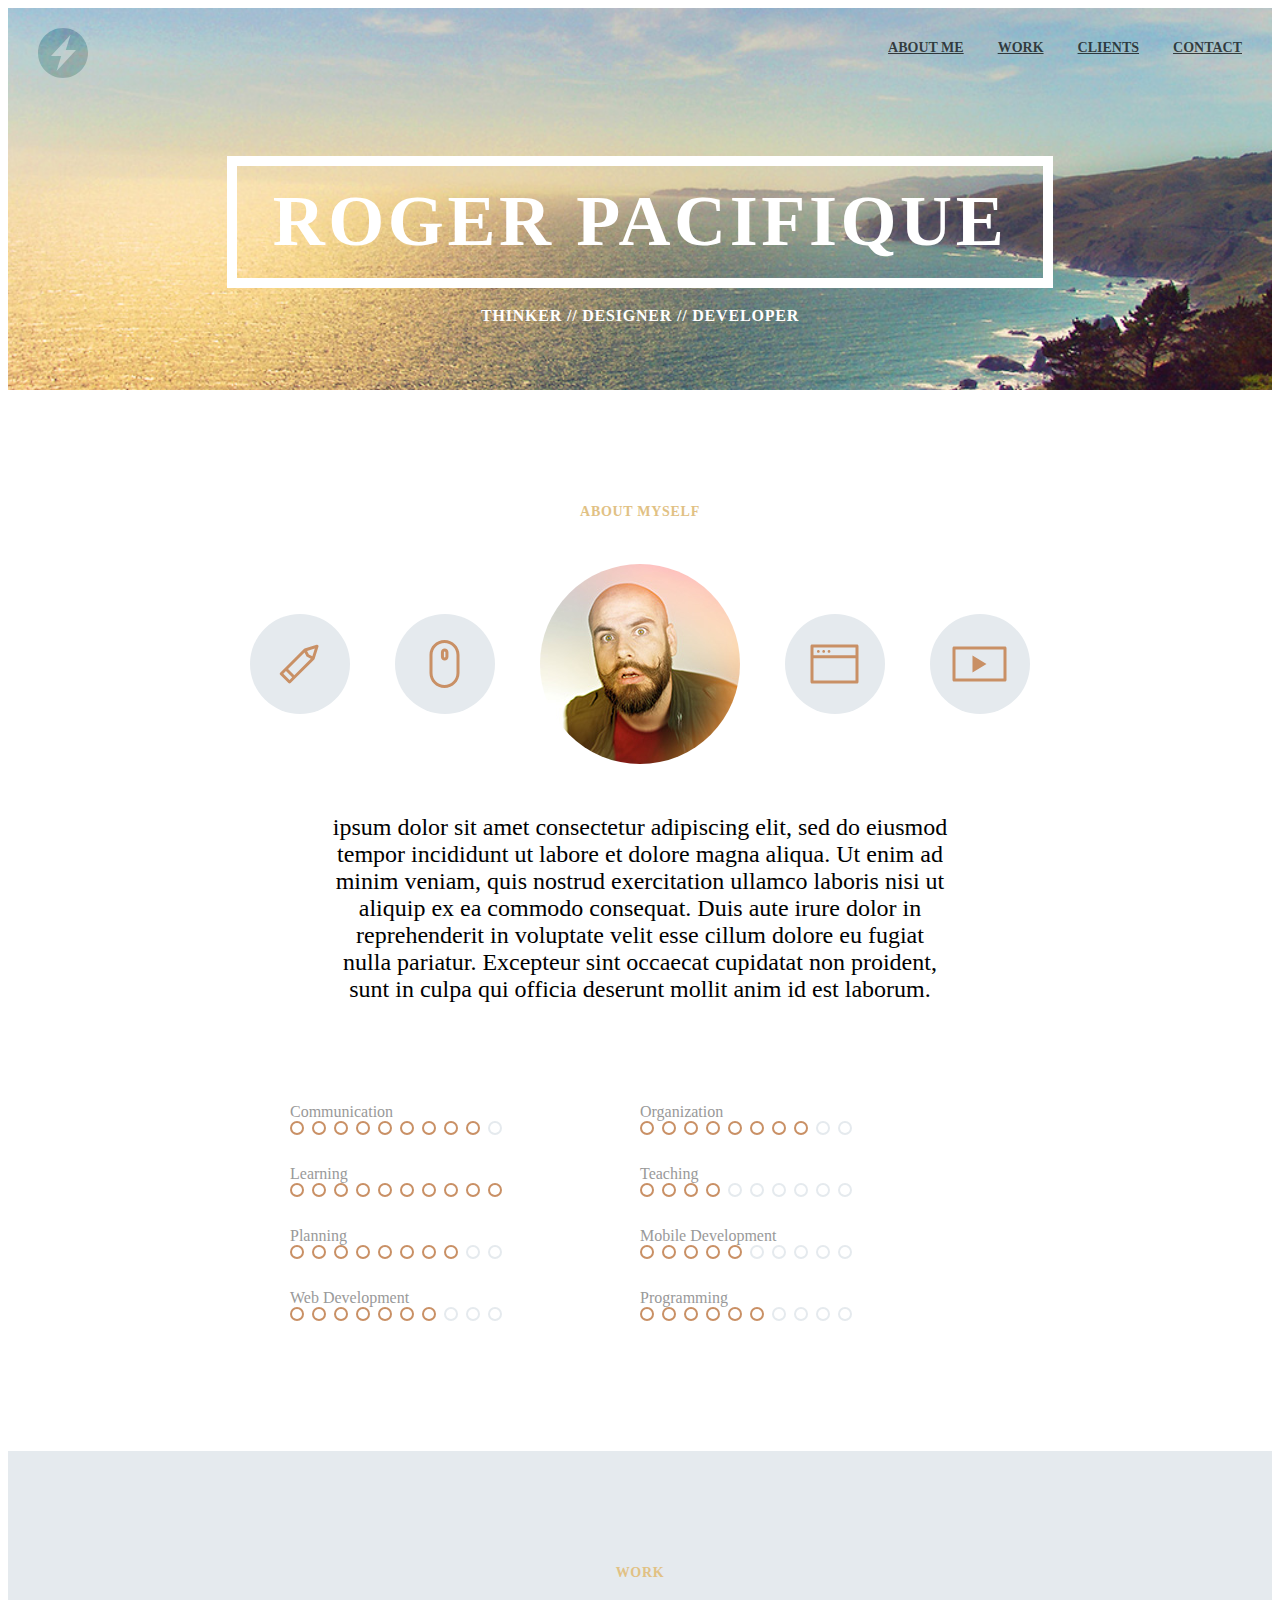
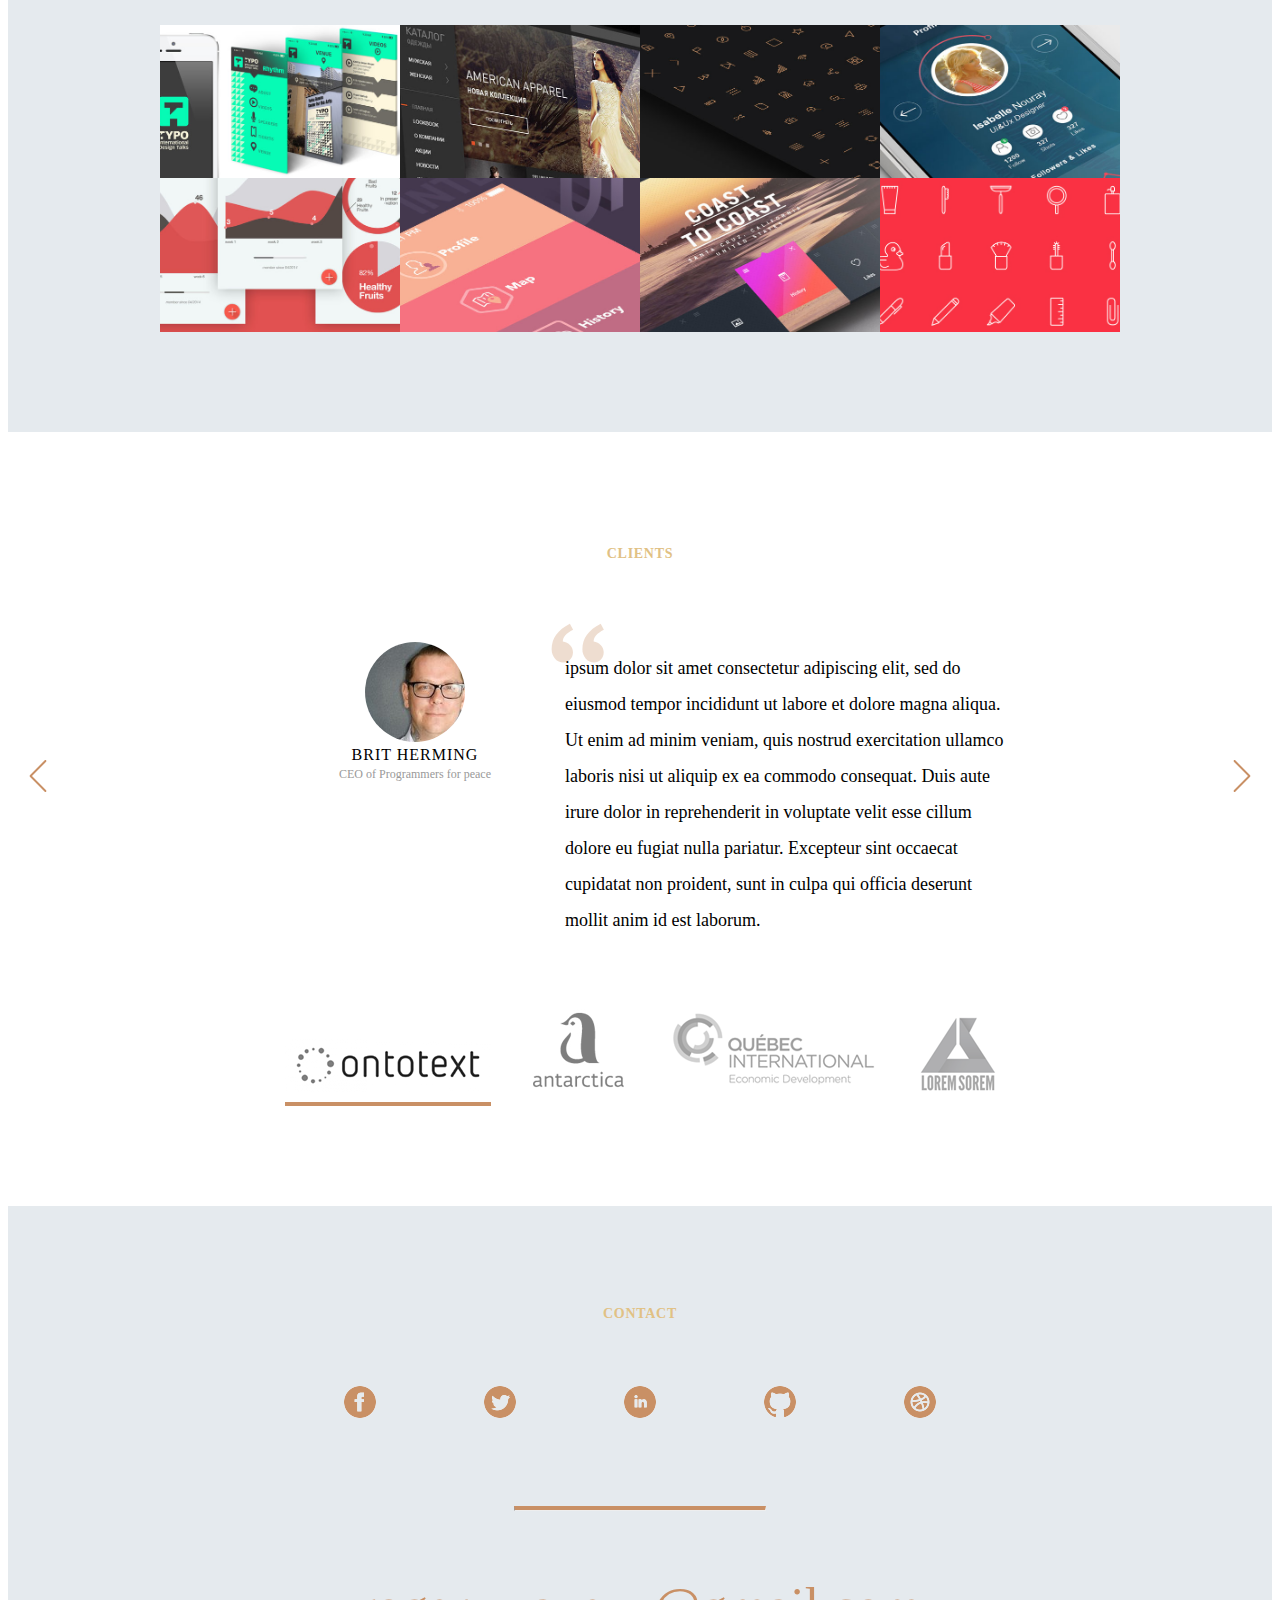
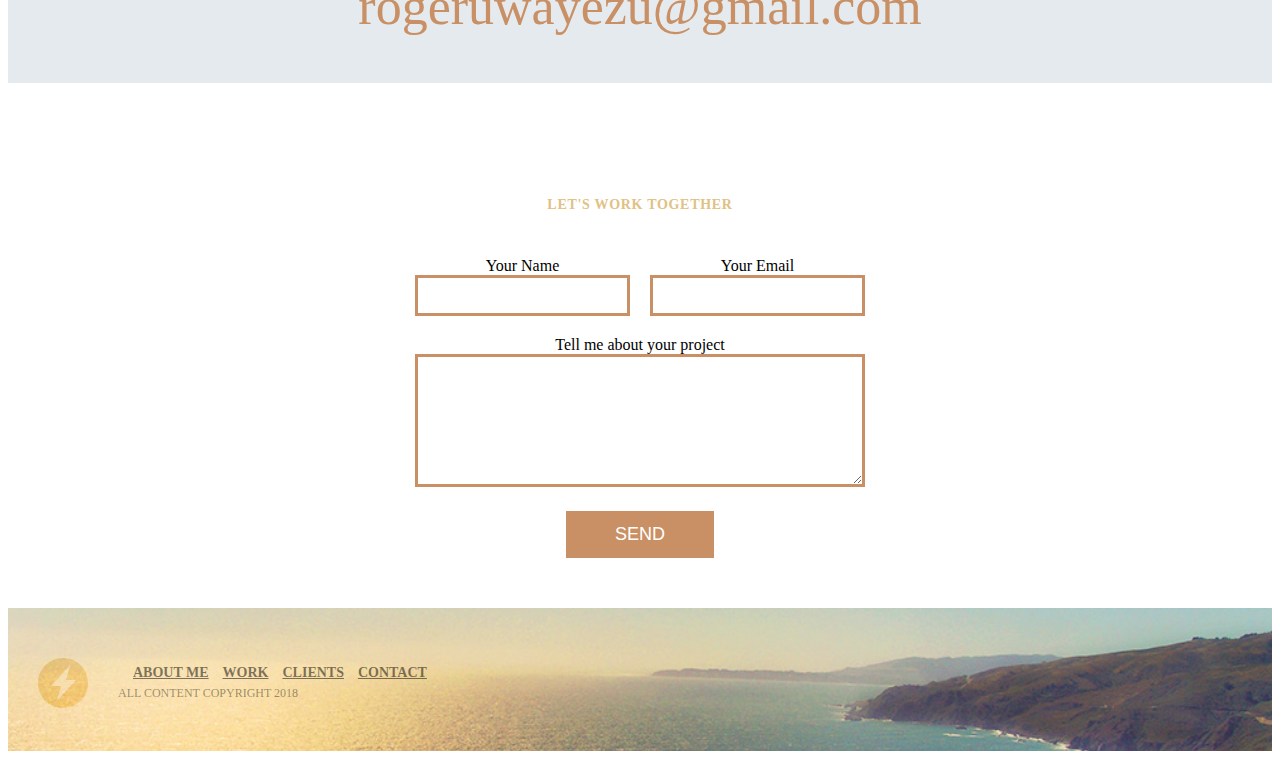
<file: index.html>
<!DOCTYPE html>
<html>
<head>
    <meta charset="utf-8" />
    <meta http-equiv="X-UA-Compatible" content="IE=edge">
    <title>Portfolio</title>
    <meta name="viewport" content="width=device-width, initial-scale=1">
    <link rel="stylesheet" type="text/css" media="screen" href="./styling/styling.css" />
    
    <script type="text/javascript" src="/javascript/jquery-3.3.1.min.js"></script>
    <script type="text/javascript" src="/javascript/functions.js"></script>
   
</head>
<body>
   <header  id="header">

       <nav>
           <a href="#about">About me</a>
           <a href="#">Work</a>
           <a href="#">Clients</a>
           <a href="#">Contact</a>
       </nav>

       <h1><span> Roger Pacifique </span></h1>
       <p class="kicker">Thinker // Designer // Developer</p>
   </header>


   <section >
       <h3 id="about">About Myself</h3>
       <div class="face-lockup">
           <div class="face-img"></div>

           <div class="icon-pencil"><svg xmlns="http://www.w3.org/2000/svg" enable-background="new 0 0 100 100"><path d="M68.495 32.622c.332-1.051-.787-2.17-1.838-1.838l-12.123 3.823-.009.003-.02.006-.04.018-.213.087-.046.031-.085.056-.189.148-.042.033-18.97 18.97-.001.001-.001.001-4.742 4.742c-.584.584-.592 1.522-.017 2.097l8.32 8.32c.575.575 1.513.567 2.097-.017l4.742-4.742 18.971-18.971.033-.042.148-.188.057-.085.03-.046.086-.212.019-.042.007-.021.003-.008 3.823-12.124zm-6.119 9.592l-3.496-1.815-1.815-3.496 7.756-2.446-2.445 7.757zm-18.081 19.01l-6.24-6.24 16.477-16.477 1.921 3.7c.07.134.158.253.262.357.105.105.224.193.357.262l3.7 1.921-16.477 16.477zm-4.742 4.742l-6.24-6.24 2.629-2.629 6.24 6.24-2.629 2.629z"/></svg></div>
           <div class="icon-mouse"><svg xmlns="http://www.w3.org/2000/svg" enable-background="new 0 0 100 100"><path d="M49.5 74c-8.27 0-15-6.73-15-15v-18c0-8.271 6.729-15 15-15s15 6.73 15 15v18c0 8.271-6.73 15-15 15zm0-45c-6.617 0-12 5.383-12 12v18c0 6.617 5.383 12 12 12s12-5.383 12-12v-18c0-6.617-5.383-12-12-12zm.183 17.53c-2.068 0-3.75-1.681-3.75-3.75v-4.5c0-2.068 1.682-3.75 3.75-3.75s3.75 1.682 3.75 3.75v4.5c0 2.068-1.682 3.75-3.75 3.75zm0-9c-.413 0-.75.337-.75.75v4.5c0 .413.337.75.75.75s.75-.337.75-.75v-4.5c0-.413-.337-.75-.75-.75z"/></svg></div>
           <div class="icon-browser"><svg xmlns="http://www.w3.org/2000/svg" enable-background="new 0 0 100 100"><path d="M72 30.5h-45c-.829 0-1.5.671-1.5 1.5v36c0 .829.671 1.5 1.5 1.5h45c.829 0 1.5-.671 1.5-1.5v-36c0-.829-.671-1.5-1.5-1.5zm-1.5 36h-42v-22.254h42v22.254zm0-25.254h-42v-7.746h42v7.746zm-37.153-2.495c.758 0 1.373-.615 1.373-1.373s-.615-1.373-1.373-1.373-1.373.615-1.373 1.373.615 1.373 1.373 1.373zm5.342 0c.758 0 1.373-.615 1.373-1.373s-.615-1.373-1.373-1.373-1.373.615-1.373 1.373.615 1.373 1.373 1.373zm5.342 0c.758 0 1.373-.615 1.373-1.373s-.615-1.373-1.373-1.373-1.373.615-1.373 1.373.615 1.373 1.373 1.373z"/></svg></div>
           <div class="icon-video"><svg xmlns="http://www.w3.org/2000/svg" enable-background="new 0 0 100 100"><path d="M75 32.5h-51c-.829 0-1.5.671-1.5 1.5v32c0 .829.671 1.5 1.5 1.5h51c.829 0 1.5-.671 1.5-1.5v-32c0-.829-.671-1.5-1.5-1.5zm-1.5 32h-48v-29h48v29zm-31.007-22.995v16.988l14.004-8.494-14.004-8.494z"/></svg></div>
       </div>
       
       <div class="blurb">
        <p> <strong>ipsum dolor sit amet </strong> consectetur adipiscing elit, sed do eiusmod tempor incididunt ut 
            labore et dolore magna aliqua. Ut enim ad minim veniam, quis nostrud exercitation ullamco laboris
            nisi ut aliquip ex ea commodo consequat. Duis aute irure dolor in reprehenderit in voluptate velit 
            esse cillum dolore eu fugiat nulla pariatur. Excepteur sint occaecat cupidatat non proident, sunt 
            in culpa qui officia deserunt mollit anim id est laborum.
        </p>     
       </div>
        <div class="skill-lockup">

            <div class="skill-unit">
                <div class="skill-label ">Communication</div>
                    <div class="skill-icons skill-9">
                        <span></span><span></span><span></span><span></span><span></span>
                        <span></span><span></span><span></span><span></span><span></span>
                    </div>

            </div>

            <div class="skill-unit">
                <div class="skill-label ">Organization</div>
                    <div class="skill-icons skill-8">
                        <span></span><span></span><span></span><span></span><span></span>
                        <span></span><span></span><span></span><span></span><span></span>
                    </div>

            </div>

            <div class="skill-unit">
                <div class="skill-label ">Learning</div>
                    <div class="skill-icons skill-10">
                        <span></span><span></span><span></span><span></span><span></span>
                        <span></span><span></span><span></span><span></span><span></span>
                    </div>
    
            </div>
    
            <div class="skill-unit">
                <div class="skill-label">Teaching</div>
                    <div class="skill-icons  skill-4">
                        <span></span><span></span><span></span><span></span><span></span>
                        <span></span><span></span><span></span><span></span><span></span>
                    </div>
    
            </div>

            <div class="skill-unit">
                <div class="skill-label">Planning</div>
                    <div class="skill-icons  skill-8">
                        <span></span><span></span><span></span><span></span><span></span>
                        <span></span><span></span><span></span><span></span><span></span>
                    </div>
        
            </div>

            <div class="skill-unit">
                <div class="skill-label">Mobile Development</div>
                    <div class="skill-icons  skill-5">
                        <span></span><span></span><span></span><span></span><span></span>
                        <span></span><span></span><span></span><span></span><span></span>
                    </div>
        
            </div>

            <div class="skill-unit">
                <div class="skill-label">Web Development</div>
                    <div class="skill-icons skill-7">
                        <span></span><span></span><span></span><span></span><span></span>
                        <span></span><span></span><span></span><span></span><span></span>
                    </div>
        
            </div>

            <div class="skill-unit">
                <div class="skill-label">Programming</div>
                    <div class="skill-icons  skill-6">
                        <span></span><span></span><span></span><span></span><span></span>
                        <span></span><span></span><span></span><span></span><span></span>
                    </div>
    
            </div>

        </div>
   </section>

    <section class="alt-section section-work">
        <h3 id="#work">Work</h3>

        <div class="work-belt">

            <div class="thumb-wrap">
                <div class="thumb-container">

                    <div class="thumb-unit" data-folder = "/proj-1" style="background-image: url(/img/work/proj-1/thumb.jpg)">

                        <div class="thumb-overlay">
                            <strong>Typo International</strong>
                            <div class="zoom-icon"></div>
                        </div>
                    </div>

                    <div class="thumb-unit" data-folder = "/proj-2" style="background-image: url(/img/work/proj-2/thumb.jpg)">

                        <div class="thumb-overlay">
                            <strong>Boom</strong>
                            <div class="zoom-icon"></div>
                        </div>
                    </div>

                    <div class="thumb-unit" data-folder = "/proj-3" style="background-image: url(/img/work/proj-3/thumb.jpg)">

                        <div class="thumb-overlay">
                            <strong>Typo International</strong>
                            <div class="zoom-icon"></div>
                        </div>
                    </div>

                    <div class="thumb-unit" data-folder = "/proj-4" style="background-image: url(/img/work/proj-4/thumb.jpg)">

                        <div class="thumb-overlay">
                            <strong>Typo International</strong>
                            <div class="zoom-icon"></div>
                        </div>
                    </div>

                    <div class="thumb-unit" data-folder = "/proj-5" style="background-image: url(/img/work/proj-5/thumb.jpg)">

                        <div class="thumb-overlay">
                            <strong>Typo International</strong>
                            <div class="zoom-icon"></div>
                        </div>
                    </div>

                    <div class="thumb-unit" data-folder = "/proj-6" style="background-image: url(/img/work/proj-6/thumb.jpg)">

                        <div class="thumb-overlay">
                            <strong>Typo International Design Talks</strong>
                            <div class="zoom-icon"></div>
                        </div>
                    </div>

                    <div class="thumb-unit" data-folder = "/proj-7" style="background-image: url(/img/work/proj-7/thumb.jpg)">

                        <div class="thumb-overlay">
                            <strong>Typo International</strong>
                            <div class="zoom-icon"></div>
                        </div>
                    </div>

                    <div class="thumb-unit" data-folder = "/proj-8" style="background-image: url(/img/work/proj-8/thumb.jpg)">

                        <div class="thumb-overlay">
                            <strong>Typo International</strong>
                            <div class="zoom-icon"></div>
                        </div>
                    </div>


                </div>
            </div>

            <div class="work-wrap">
                <div class="work-container">
                    <div class="work-return"><svg xmlns="http://www.w3.org/2000/svg" enable-background="new 0 0 40 40"><path d="M22.896 29.125c-.256 0-.512-.098-.707-.293l-8.125-8.125c-.391-.391-.391-1.023 0-1.414l8.125-8.125c.391-.391 1.023-.391 1.414 0s.391 1.023 0 1.414l-7.418 7.418 7.417 7.418c.391.391.391 1.023 0 1.414-.195.195-.451.293-.706.293zM20 6c7.72 0 14 6.28 14 14s-6.28 14-14 14-14-6.28-14-14 6.28-14 14-14m0-2c-8.837 0-16 7.163-16 16s7.163 16 16 16 16-7.163 16-16-7.163-16-16-16z"/></svg></div>
                    <h4 class="project-title" >Typo International Design Talks</h4>
                    <div class="project-load"></div>

                </div>
            </div>
            
        </div>
    </section>


    <section class="section-clients">
        
        <h3 id="clients">Clients</h3>

        <div class="clients-mobile-nav">
            <span ></span>
            <span ></span>
            <span ></span>
            <span ></span>
       
        </div>
            

        <div class="client-controls">
            <div class="client-control-next">
                <svg version="1.1" id="Layer_1" xmlns="http://www.w3.org/2000/svg" xmlns:xlink="http://www.w3.org/1999/xlink" x="0px" y="0px"
                enable-background="new 0 0 40 40" xml:space="preserve">
                <path d="M12.576,35.954c-0.253,0-0.507-0.097-0.7-0.292c-0.387-0.389-0.387-1.021,0-1.41L26.024,20L11.876,5.748
                    c-0.387-0.389-0.387-1.02,0-1.41c0.387-0.39,1.013-0.39,1.4,0l14.847,14.957c0.387,0.389,0.387,1.021,0,1.41L13.276,35.662
                    C13.083,35.857,12.83,35.954,12.576,35.954z"/>
                </svg>
                   
            </div>
            <div class="client-control-prev">
                <svg version="1.1" id="Layer_1" xmlns="http://www.w3.org/2000/svg" xmlns:xlink="http://www.w3.org/1999/xlink" x="0px" y="0px"
                enable-background="new 0 0 40 40" xml:space="preserve">
                <path d="M26.724,35.662L11.876,20.705c-0.387-0.389-0.387-1.02,0-1.41L26.724,4.338c0.387-0.39,1.013-0.39,1.4,0
                    c0.387,0.389,0.387,1.02,0,1.41L13.976,20l14.148,14.252c0.387,0.39,0.387,1.021,0,1.41c-0.193,0.195-0.447,0.292-0.7,0.292
                    C27.17,35.954,26.917,35.857,26.724,35.662z"/>
                </svg>
            </div>
        </div>

        <div class="clients-belt">

            <div class="client-unit">
                <div class="client-face">
                    <img src="/img/clients/face-aaroni.jpg" alt="client-face">
                    <strong class="client-name">Brit Herming</strong>
                    <em class="client-title">CEO of Programmers for peace</em>
                </div>
                <div class="client-content">
                    <div class="client-quote-mark">
                        <svg version="1.1" id="Layer_1" xmlns="http://www.w3.org/2000/svg" xmlns:xlink="http://www.w3.org/1999/xlink" x="0px" y="0px"
                        enable-background="new 0 0 55 55" xml:space="preserve">
                       <path d="M50.692,9.732c-12.207,6.16-18.309,14.697-18.309,25.615c0,3.64,1.147,6.733,3.443,9.28c2.295,2.548,5.01,3.821,8.146,3.821
                           c2.799,0,5.123-0.979,6.971-2.939c1.848-1.959,2.771-4.367,2.771-7.223c0-2.688-0.953-5.052-2.855-7.097
                           c-1.904-2.043-4.312-3.233-7.223-3.569c0-4.535,3.415-8.482,10.246-11.842L50.692,9.732z M19.87,9.732
                           C7.72,15.891,1.645,24.429,1.645,35.347c0,3.64,1.134,6.733,3.401,9.28c2.268,2.548,4.968,3.821,8.104,3.821
                           c2.799,0,5.136-0.979,7.013-2.939c1.875-1.959,2.813-4.367,2.813-7.223c0-2.688-0.953-5.052-2.856-7.097
                           c-1.904-2.043-4.34-3.233-7.307-3.569c0-4.535,3.443-8.482,10.33-11.842L19.87,9.732z"/>
                        </svg>
                    </div>
                    <p>
                        <strong>ipsum dolor sit amet </strong> consectetur adipiscing elit, sed do eiusmod tempor incididunt ut 
                        labore et dolore magna aliqua. Ut enim ad minim veniam, quis nostrud exercitation ullamco laboris
                        nisi ut aliquip ex ea commodo consequat. Duis aute irure dolor in reprehenderit in voluptate velit 
                        esse cillum dolore eu fugiat nulla pariatur. Excepteur sint occaecat cupidatat non proident, sunt 
                        in culpa qui officia deserunt mollit anim id est laborum.
                    </p>
                </div>
            </div>

            <div class="client-unit">
                <div class="client-face">
                    <img src="/img/clients/face-atariboy.jpg" alt="client-face">
                    <strong class="client-name">Brit Herming</strong>
                    <em class="client-title">CEO of Programmers for peace</em>
                </div>
                <div class="client-content">
                    <div class="client-quote-mark">
                        <svg version="1.1" id="Layer_1" xmlns="http://www.w3.org/2000/svg" xmlns:xlink="http://www.w3.org/1999/xlink" x="0px" y="0px"
                        enable-background="new 0 0 55 55" xml:space="preserve">
                        <path d="M50.692,9.732c-12.207,6.16-18.309,14.697-18.309,25.615c0,3.64,1.147,6.733,3.443,9.28c2.295,2.548,5.01,3.821,8.146,3.821
                            c2.799,0,5.123-0.979,6.971-2.939c1.848-1.959,2.771-4.367,2.771-7.223c0-2.688-0.953-5.052-2.855-7.097
                            c-1.904-2.043-4.312-3.233-7.223-3.569c0-4.535,3.415-8.482,10.246-11.842L50.692,9.732z M19.87,9.732
                            C7.72,15.891,1.645,24.429,1.645,35.347c0,3.64,1.134,6.733,3.401,9.28c2.268,2.548,4.968,3.821,8.104,3.821
                            c2.799,0,5.136-0.979,7.013-2.939c1.875-1.959,2.813-4.367,2.813-7.223c0-2.688-0.953-5.052-2.856-7.097
                            c-1.904-2.043-4.34-3.233-7.307-3.569c0-4.535,3.443-8.482,10.33-11.842L19.87,9.732z"/>
                        </svg>
                    </div>
                    <p>
                        <strong>ipsum dolor sit amet </strong> consectetur adipiscing elit, sed do eiusmod tempor incididunt ut 
                        labore et dolore magna aliqua. Ut enim ad minim veniam, quis nostrud exercitation ullamco laboris
                        nisi ut aliquip ex ea commodo consequat. Duis aute irure dolor in reprehenderit in voluptate velit 
                        esse cillum dolore eu fugiat nulla pariatur. Excepteur sint occaecat cupidatat non proident, sunt 
                        in culpa qui officia deserunt mollit anim id est laborum.
                    </p>
                </div>
            </div>

                <div class="client-unit">
                    <div class="client-face">
                        <img src="/img/clients/face-jackiesaik.jpg" alt="client-face">
                        <strong class="client-name">Brit Herming</strong>
                        <em class="client-title">CEO of Programmers for peace</em>
                    </div>
                    <div class="client-content">
                        <div class="client-quote-mark">
                            <svg version="1.1" id="Layer_1" xmlns="http://www.w3.org/2000/svg" xmlns:xlink="http://www.w3.org/1999/xlink" x="0px" y="0px"
                            enable-background="new 0 0 55 55" xml:space="preserve">
                            <path d="M50.692,9.732c-12.207,6.16-18.309,14.697-18.309,25.615c0,3.64,1.147,6.733,3.443,9.28c2.295,2.548,5.01,3.821,8.146,3.821
                                c2.799,0,5.123-0.979,6.971-2.939c1.848-1.959,2.771-4.367,2.771-7.223c0-2.688-0.953-5.052-2.855-7.097
                                c-1.904-2.043-4.312-3.233-7.223-3.569c0-4.535,3.415-8.482,10.246-11.842L50.692,9.732z M19.87,9.732
                                C7.72,15.891,1.645,24.429,1.645,35.347c0,3.64,1.134,6.733,3.401,9.28c2.268,2.548,4.968,3.821,8.104,3.821
                                c2.799,0,5.136-0.979,7.013-2.939c1.875-1.959,2.813-4.367,2.813-7.223c0-2.688-0.953-5.052-2.856-7.097
                                c-1.904-2.043-4.34-3.233-7.307-3.569c0-4.535,3.443-8.482,10.33-11.842L19.87,9.732z"/>
                            </svg>
                        </div>
                        <p>
                            <strong>ipsum dolor sit amet </strong> consectetur adipiscing elit, sed do eiusmod tempor incididunt ut 
                            labore et dolore magna aliqua. Ut enim ad minim veniam, quis nostrud exercitation ullamco laboris
                            nisi ut aliquip ex ea commodo consequat. Duis aute irure dolor in reprehenderit in voluptate velit 
                            esse cillum dolore eu fugiat nulla pariatur. Excepteur sint occaecat cupidatat non proident, sunt 
                            in culpa qui officia deserunt mollit anim id est laborum.
                        </p>
                    </div>
                </div>

                <div class="client-unit">
                    <div class="client-face">
                        <img src="/img/clients/face-teleject.jpg" alt="client-face">
                        <strong class="client-name">Brit Herming</strong>
                        <em class="client-title">CEO of Programmers for peace</em>
                    </div>
                    <div class="client-content">
                        <div class="client-quote-mark">
                            <svg version="1.1" id="Layer_1" xmlns="http://www.w3.org/2000/svg" xmlns:xlink="http://www.w3.org/1999/xlink" x="0px" y="0px"
                            enable-background="new 0 0 55 55" xml:space="preserve">
                            <path d="M50.692,9.732c-12.207,6.16-18.309,14.697-18.309,25.615c0,3.64,1.147,6.733,3.443,9.28c2.295,2.548,5.01,3.821,8.146,3.821
                                c2.799,0,5.123-0.979,6.971-2.939c1.848-1.959,2.771-4.367,2.771-7.223c0-2.688-0.953-5.052-2.855-7.097
                                c-1.904-2.043-4.312-3.233-7.223-3.569c0-4.535,3.415-8.482,10.246-11.842L50.692,9.732z M19.87,9.732
                                C7.72,15.891,1.645,24.429,1.645,35.347c0,3.64,1.134,6.733,3.401,9.28c2.268,2.548,4.968,3.821,8.104,3.821
                                c2.799,0,5.136-0.979,7.013-2.939c1.875-1.959,2.813-4.367,2.813-7.223c0-2.688-0.953-5.052-2.856-7.097
                                c-1.904-2.043-4.34-3.233-7.307-3.569c0-4.535,3.443-8.482,10.33-11.842L19.87,9.732z"/>
                            </svg>
                        </div>
                        <p>
                            <strong>ipsum dolor sit amet </strong> consectetur adipiscing elit, sed do eiusmod tempor incididunt ut 
                            labore et dolore magna aliqua. Ut enim ad minim veniam, quis nostrud exercitation ullamco laboris
                            nisi ut aliquip ex ea commodo consequat. Duis aute irure dolor in reprehenderit in voluptate velit 
                            esse cillum dolore eu fugiat nulla pariatur. Excepteur sint occaecat cupidatat non proident, sunt 
                            in culpa qui officia deserunt mollit anim id est laborum.
                        </p>
                    </div>
                </div>

        </div>
        <div class="clients-logo">
            <img class="client-logo" src="/img/clients/logo1.png" alt="">
            <img class="client-logo" src="/img/clients/logo2.png" alt="">
            <img class="client-logo" src="/img/clients/logo3.png" alt="">
            <img class="client-logo" src="/img/clients/logo4.png" alt="">
        </div>

    </section>

    <section class="alt-section section-contact">

        <h3 id="contact">Contact</h3>

        <div class="social-links">
            <a href="" ><img src="/1-tools/social_icons/iconmonstr-facebook-4-32.png" alt=""></a>
            <a href=""><img src="/1-tools//social_icons//iconmonstr-twitter-4-32.png" alt=""></a>
            <a href=""><img src="/1-tools/social_icons/iconmonstr-linkedin-4-32.png" alt=""></a>
            <a href=""><img src="/1-tools/social_icons/iconmonstr-github-1-32.png" alt=""></a>
            <a href=""><img src="/1-tools/social_icons/iconmonstr-dribbble-4-32.png" alt=""></a>
        </div>

        <hr class="bar" >

        <a class="biglink" href="mailto:rogeruwayezu@gmail.com">rogeruwayezu@gmail.com</a>

    </section>

    <section class="section-contact">

        <h3 id="contact">Let's Work Together</h3>

        <form action="//forms.brace.io/rogeruwayezu@gmail.com">
           
            <div class="contact-info-group">
                <label><span>Your Name</span> 
                <input type="text" name="name"></label>

                <label><span>Your Email</span>
                <input type="email" name="_replyto"></label>
            </div>

            <label><span>Tell me about your project</span>
            <textarea name="message" id="" cols="30" rows="10"></textarea></label>
            
            <div class="submit-wrap">
                <input type="submit" value="Send">
            </div>
            
        </form>
        
    </section>

   </section>
   <footer id="footer">
       <div class="lockup ">
          
           <div class="content-wrap">
               <nav>
                    <a href="#about">About me</a>
                    <a href="#">Work</a>
                    <a href="#">Clients</a>
                    <a href="#">Contact</a>
               </nav>
               <p class="copyright">All content copyright 2018</p>
           </div>
       </div>
   </footer>
</body>
</html>
</file>
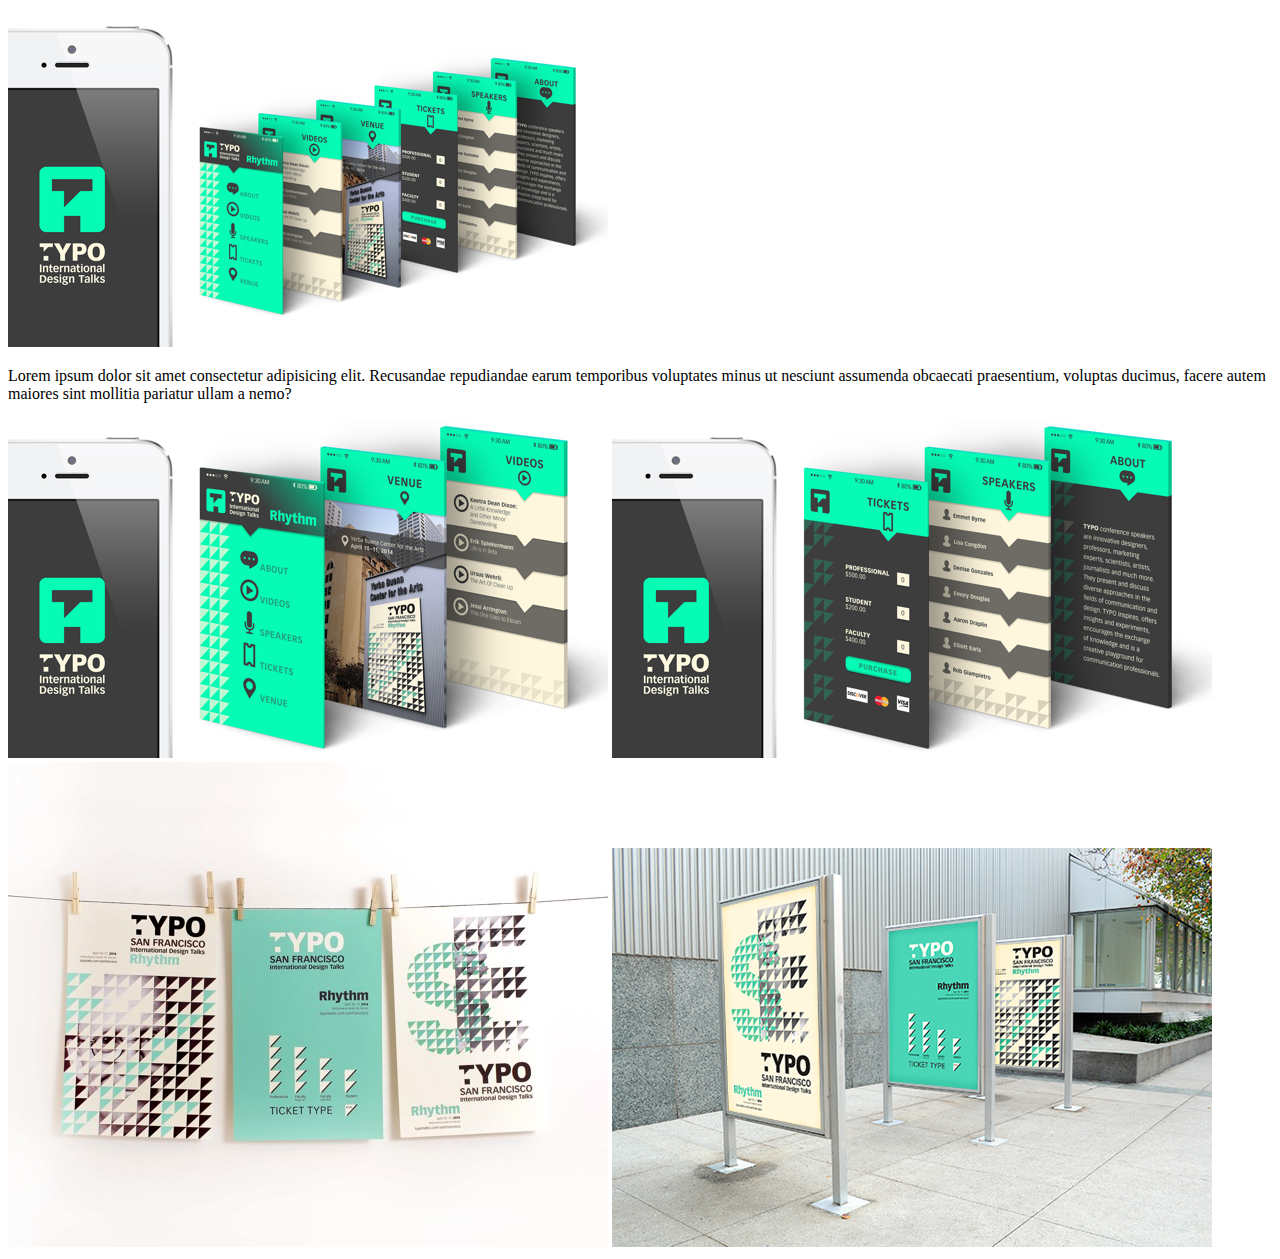
<file: work/proj-1.html>
<!DOCTYPE html>
<html>
<head>
    <meta charset="utf-8" />
    <meta http-equiv="X-UA-Compatible" content="IE=edge">
    <title>Work</title>
    <meta name="viewport" content="width=device-width, initial-scale=1">
    <link rel="stylesheet" type="text/css" media="screen" href="/styling/styling.css" />
    
</head>
<body>
    <img src="/img/work/proj-1/img1.jpg" alt="">
    <p>Lorem ipsum dolor sit amet consectetur adipisicing elit. Recusandae repudiandae earum temporibus voluptates minus ut nesciunt assumenda obcaecati praesentium, voluptas ducimus, facere autem maiores sint mollitia pariatur ullam a nemo?</p>

    <img src="/img/work/proj-1/img2.jpg" alt="">
    <img src="/img/work/proj-1/img3.jpg" alt="">
    <img src="/img/work/proj-1/img4.jpg" alt="">
    <img src="/img/work/proj-1/img5.jpg" alt="">

</body>
</html>
</file>
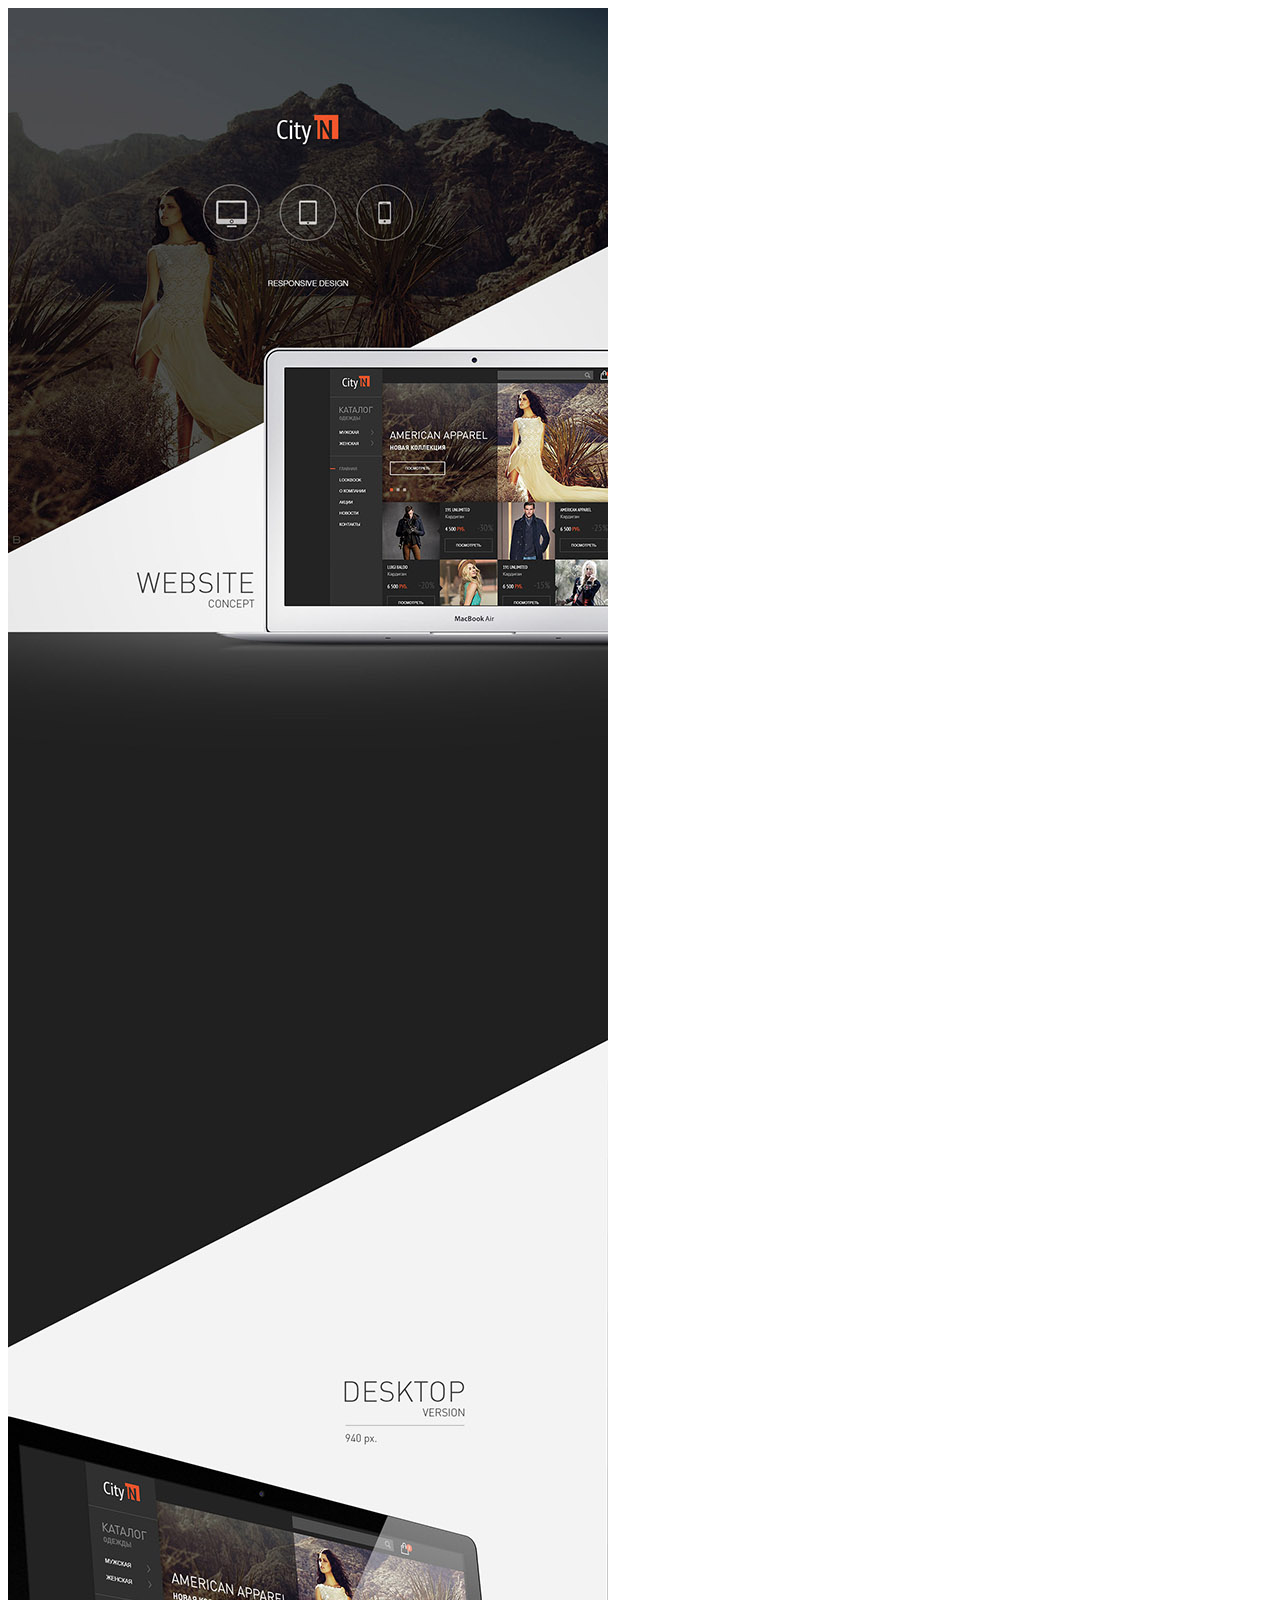
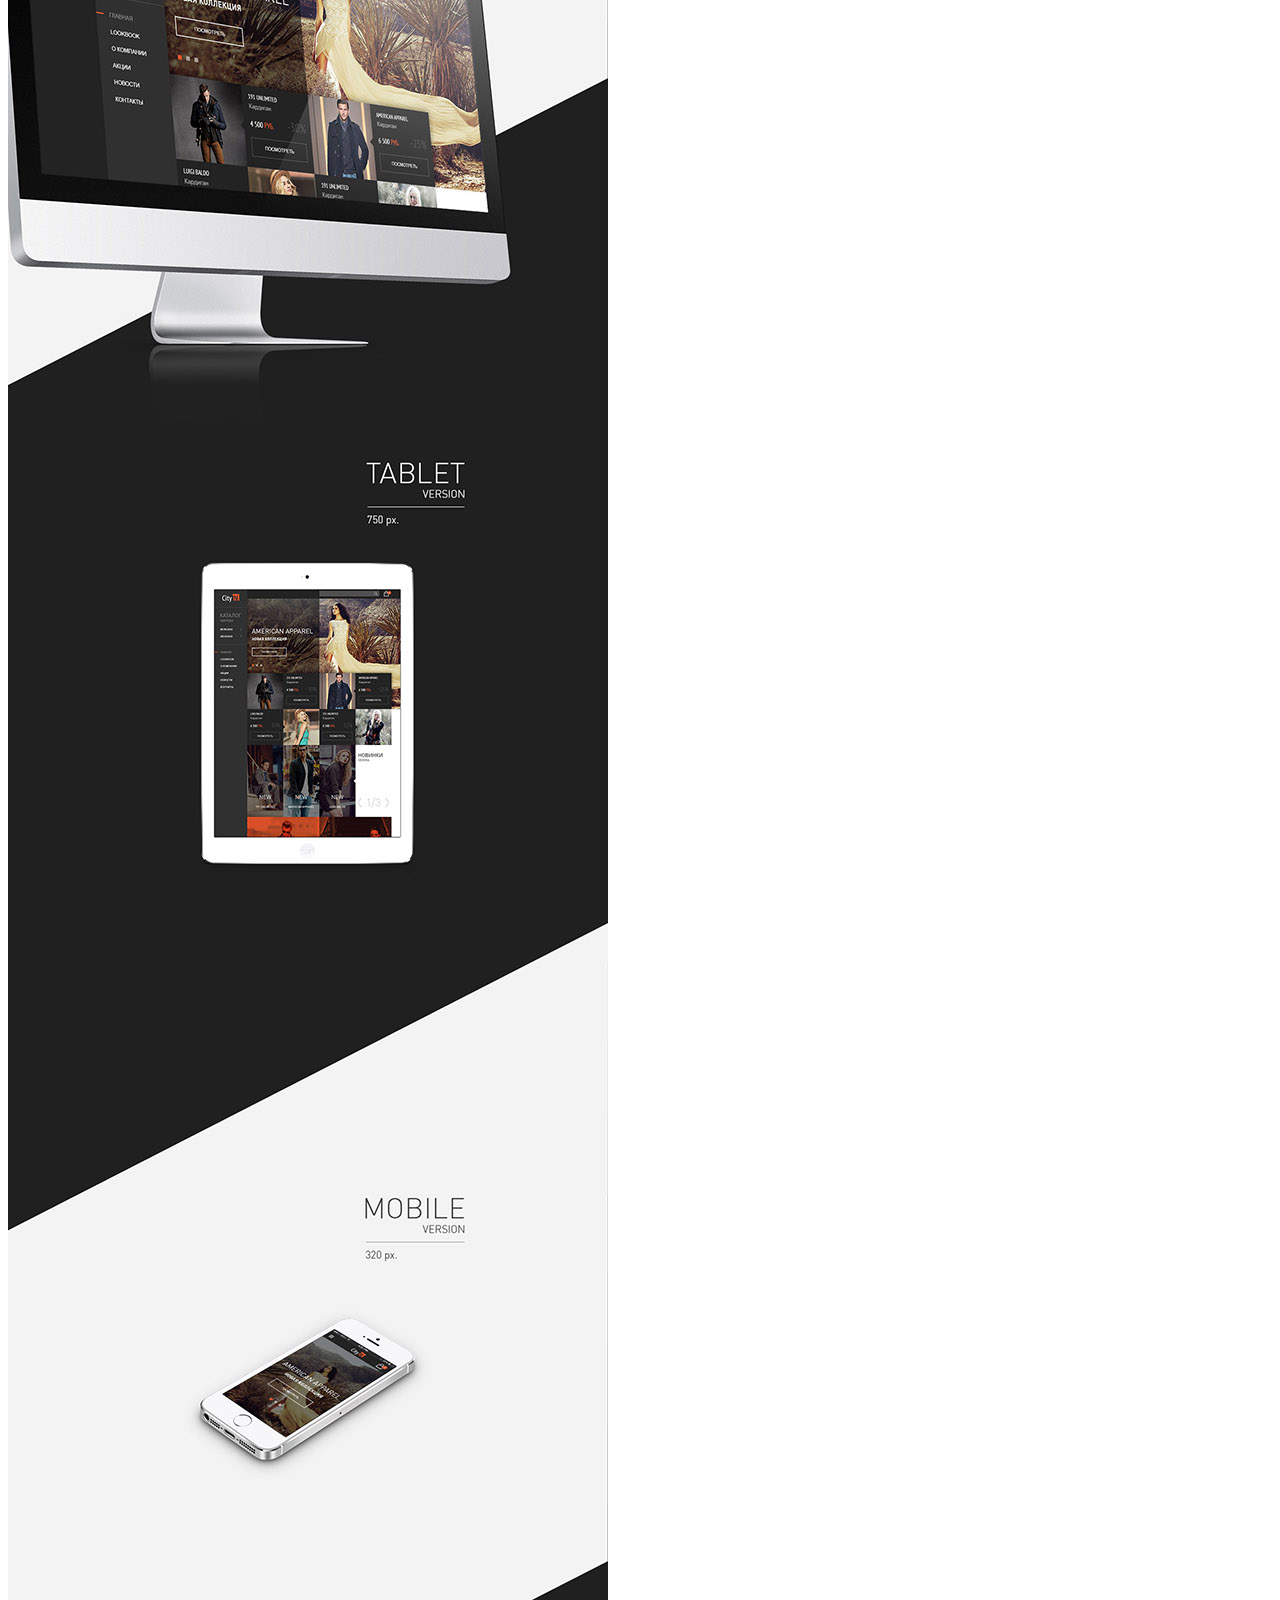
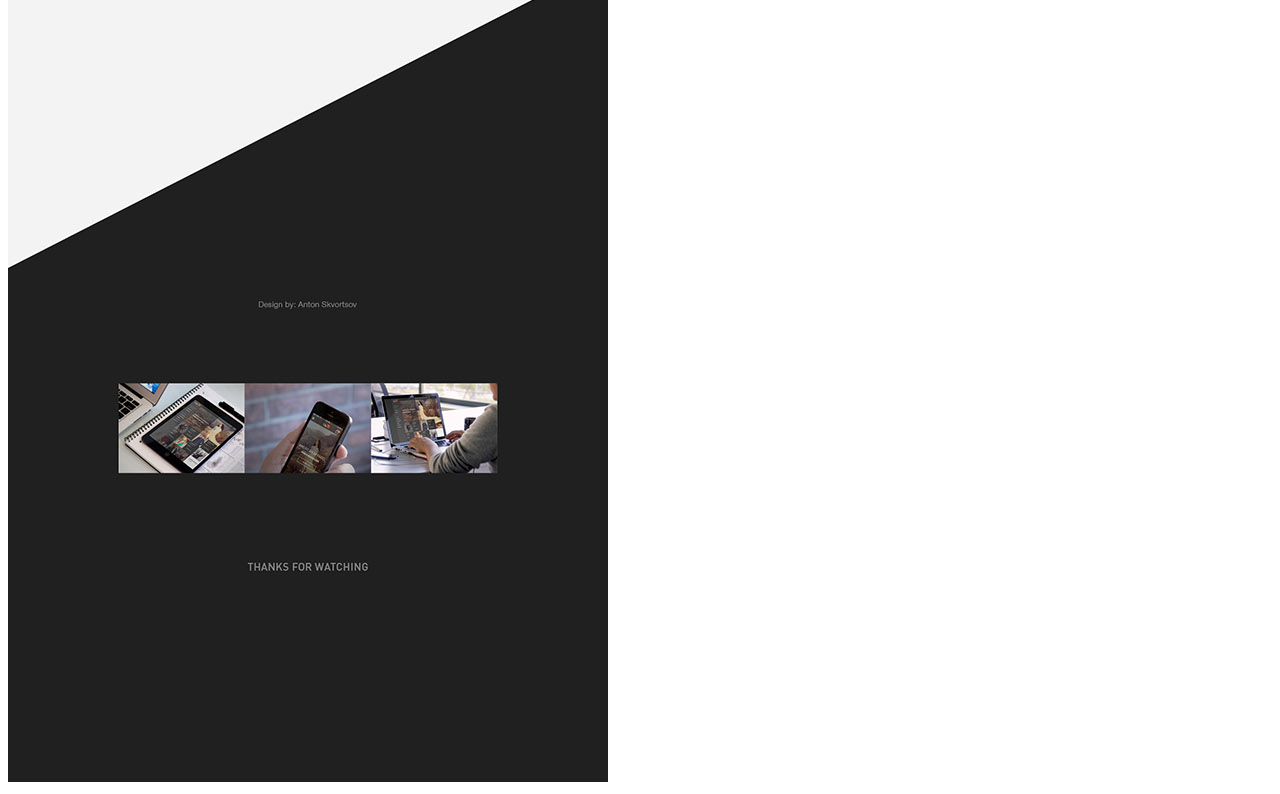
<file: work/proj-2.html>
<!DOCTYPE html>
<html>
<head>
    <meta charset="utf-8" />
    <meta http-equiv="X-UA-Compatible" content="IE=edge">
    <title>Page Title</title>
    <meta name="viewport" content="width=device-width, initial-scale=1">
    <link rel="stylesheet" type="text/css" media="screen" href="/styling/styling.css" />
    
</head>
<body>
    <img src="/img/work/proj-2/CityIn-AntonSkvortsov.jpg" alt="">
</body>
</html>
</file>
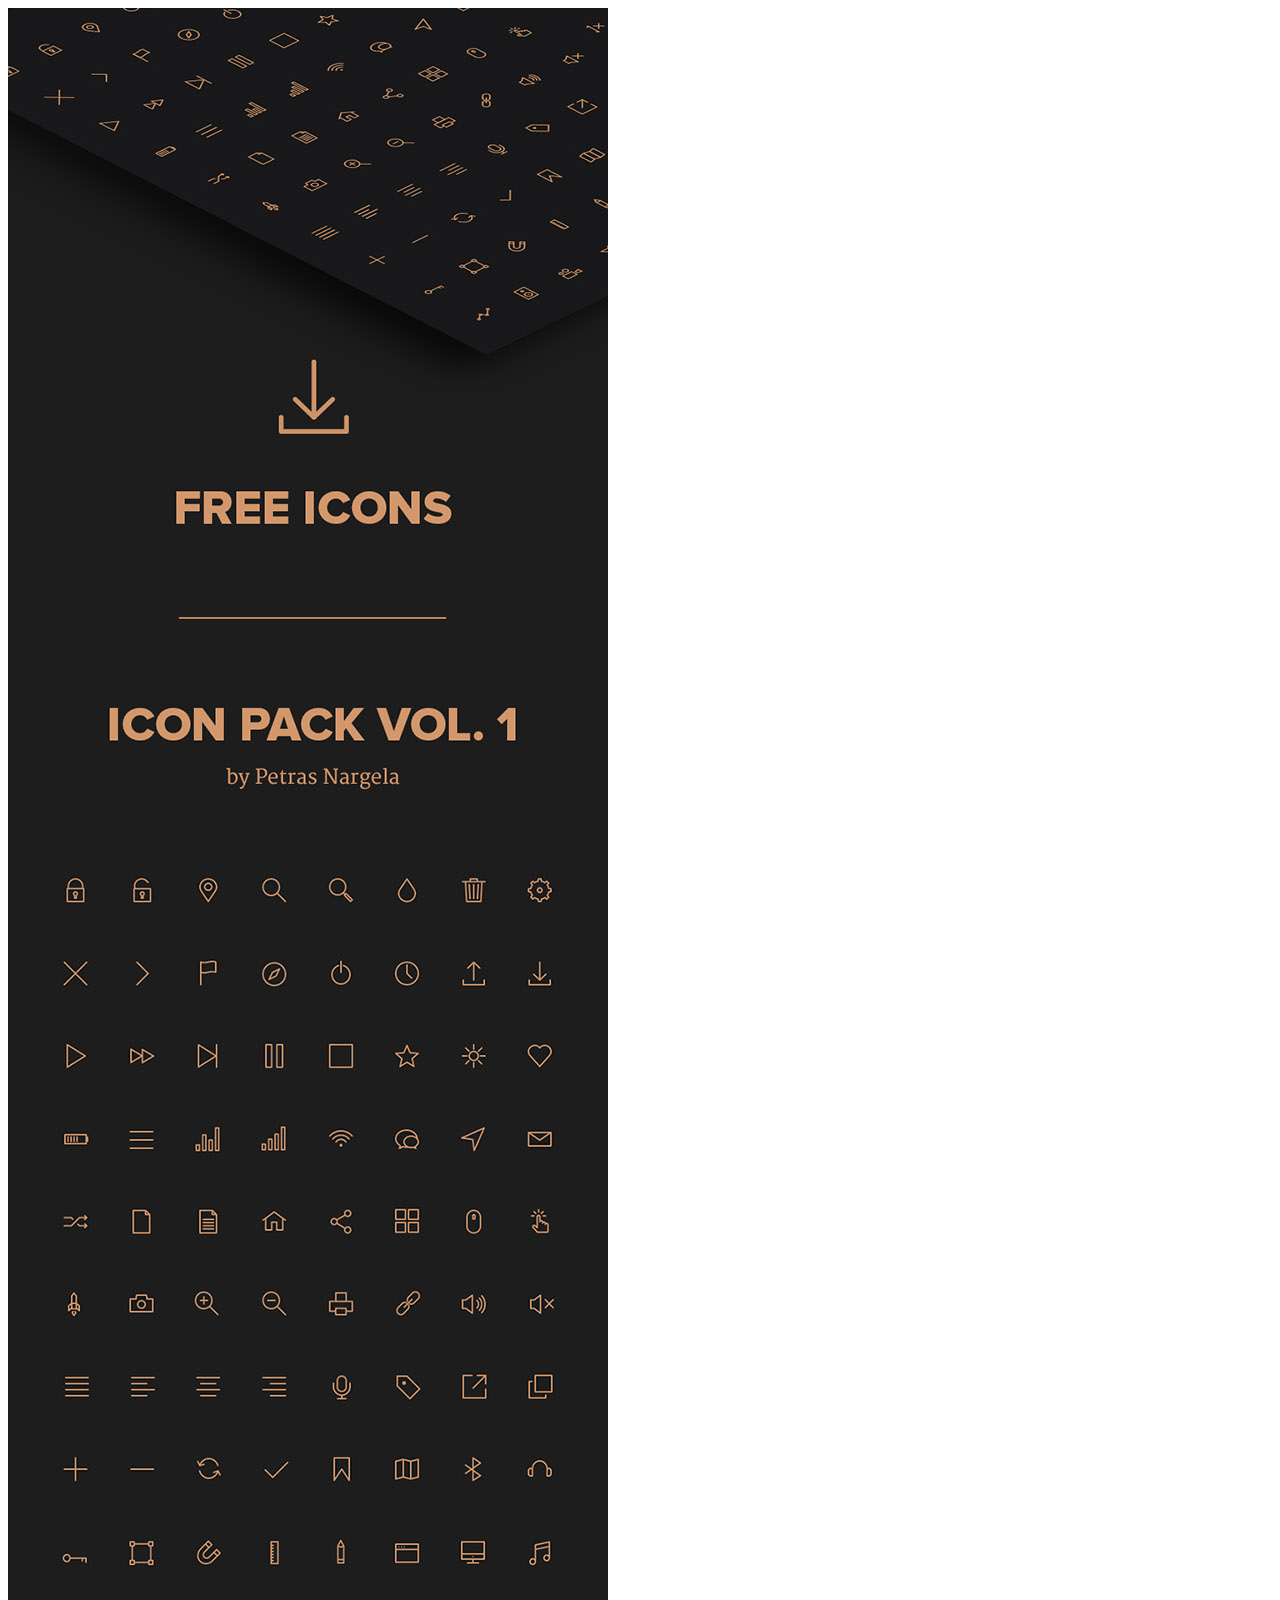
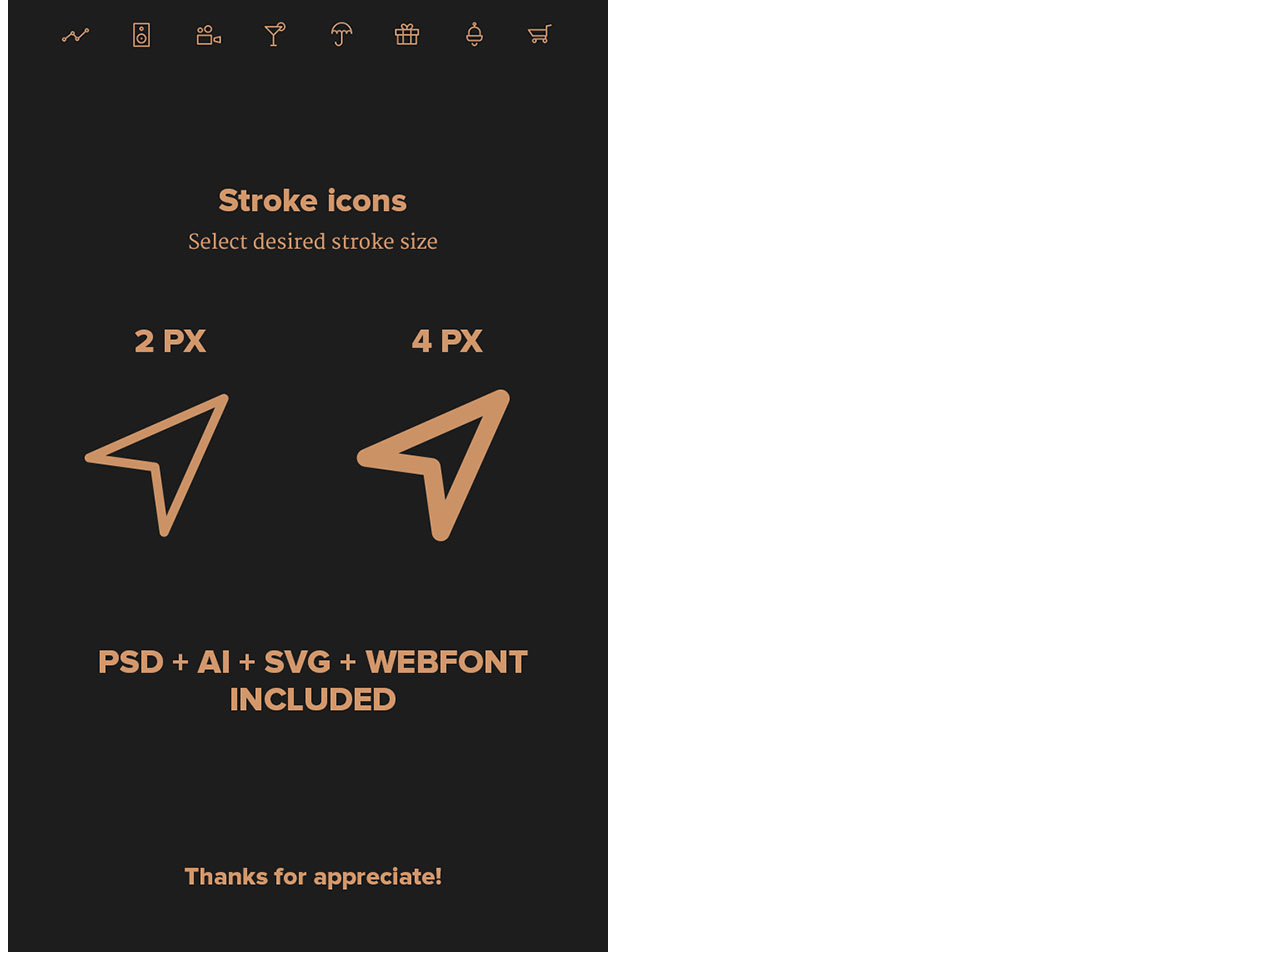
<file: work/proj-3.html>
<!DOCTYPE html>
<html>
<head>
    <meta charset="utf-8" />
    <meta http-equiv="X-UA-Compatible" content="IE=edge">
    <title>Page Title</title>
    <meta name="viewport" content="width=device-width, initial-scale=1">
    <link rel="stylesheet" type="text/css" media="screen" href="/styling/styling.css" />
   
</head>
<body>
    <img src="/img/work/proj-3/CrispyIcons-PetrasNargela.jpg" alt="">
</body>
</html>
</file>
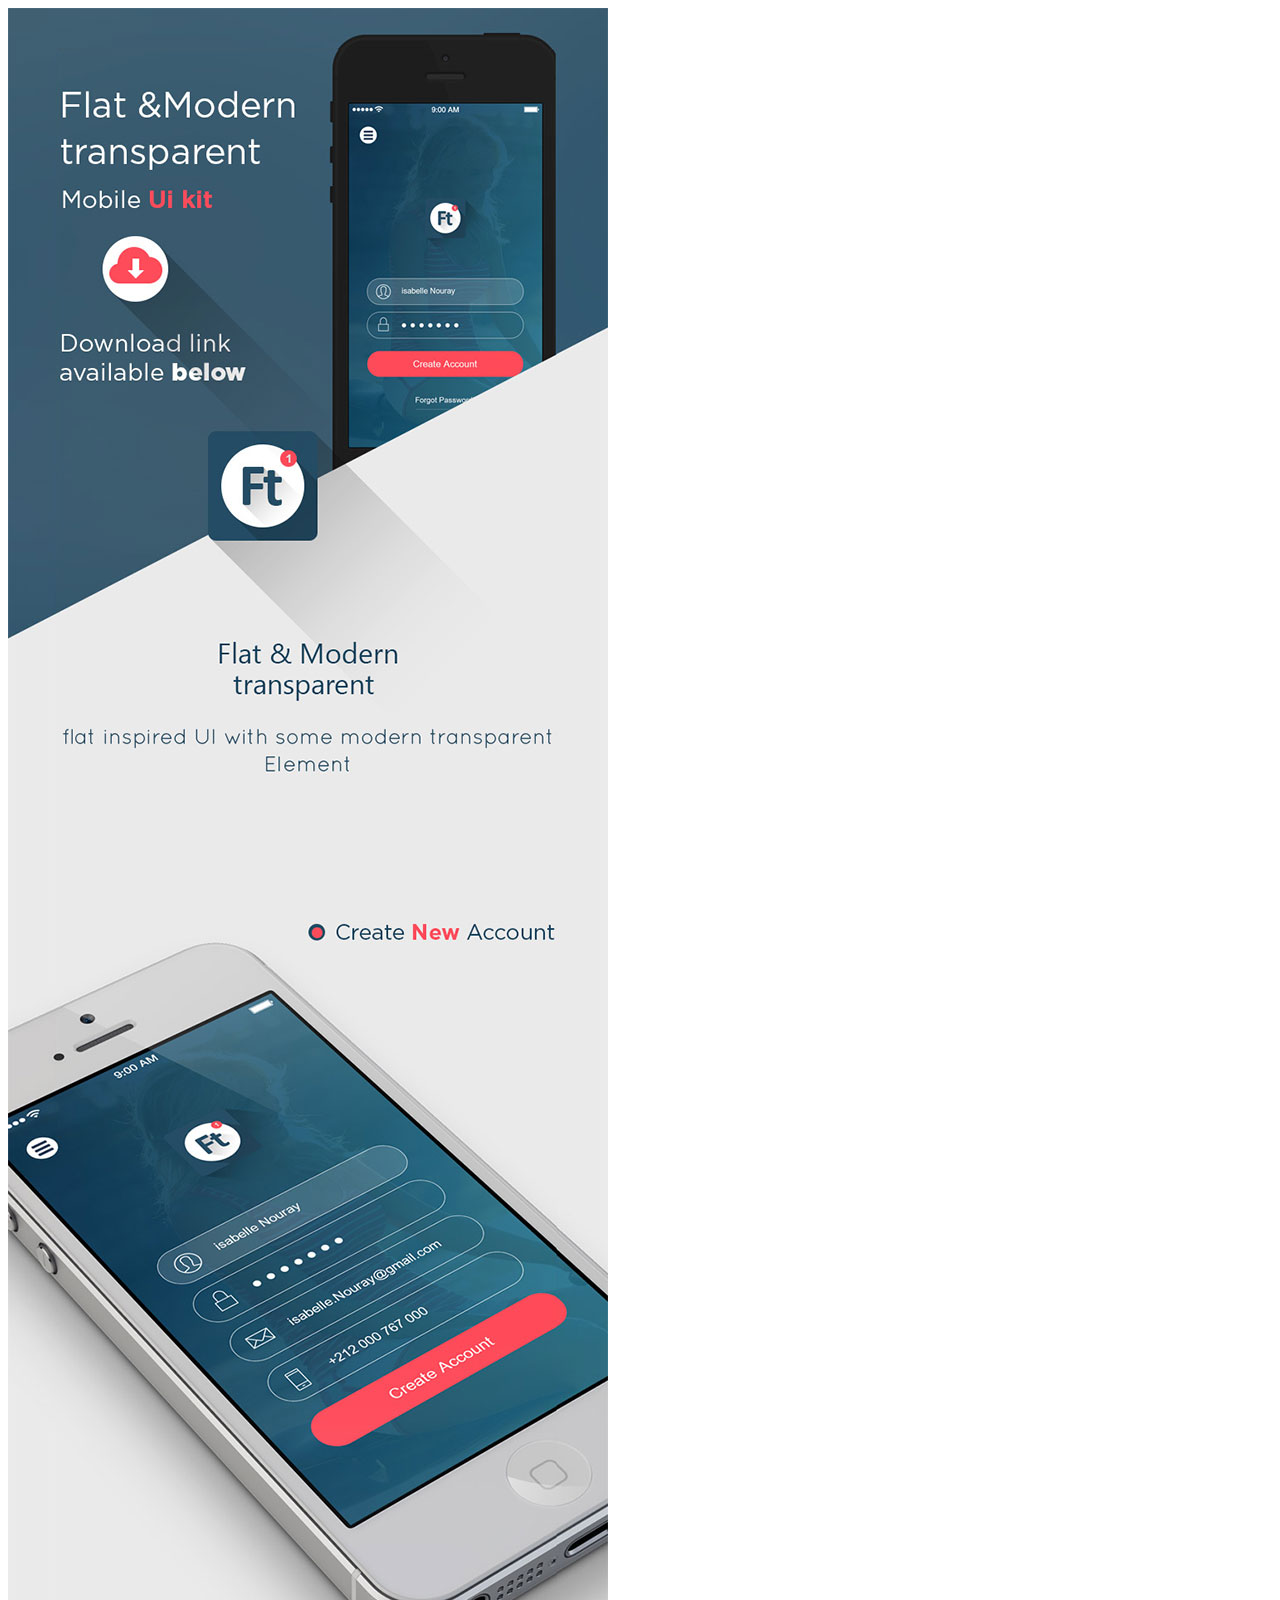
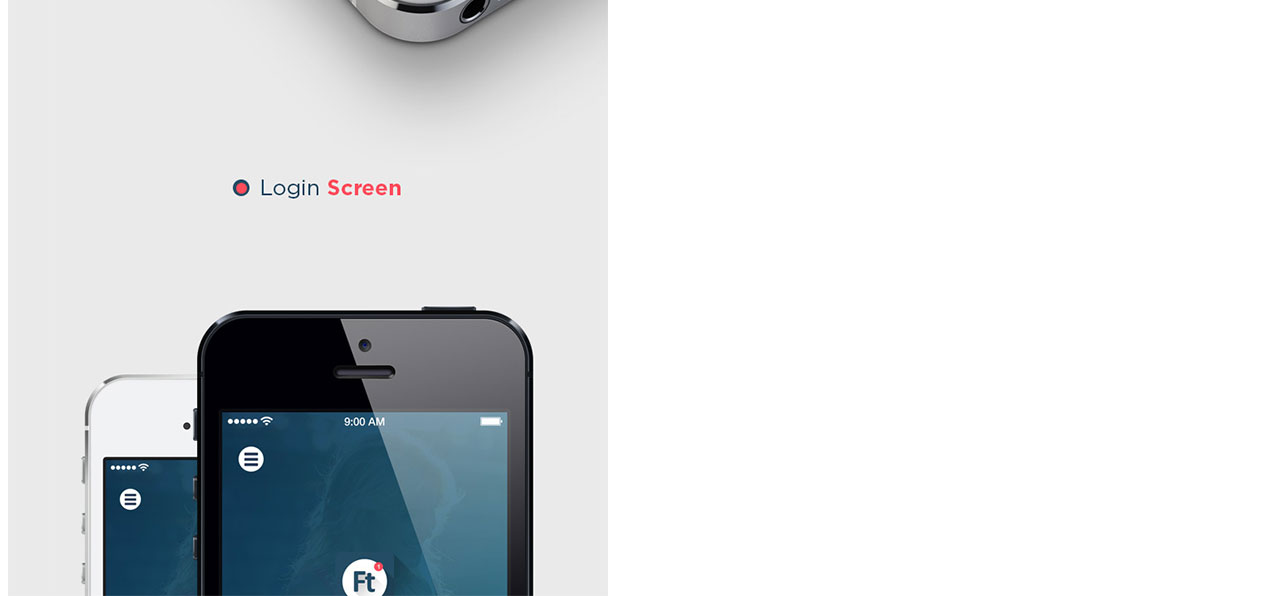
<file: work/proj-4.html>
<!DOCTYPE html>
<html>
<head>
    <meta charset="utf-8" />
    <meta http-equiv="X-UA-Compatible" content="IE=edge">
    <title>Page Title</title>
    <meta name="viewport" content="width=device-width, initial-scale=1">
    <link rel="stylesheet" type="text/css" media="screen" href="/styling/styling.css" />
   
</head>
<body>
    <img src="/img/work/proj-4/flatmobile-AyoubElred.jpg" alt="">
</body>
</html>
</file>
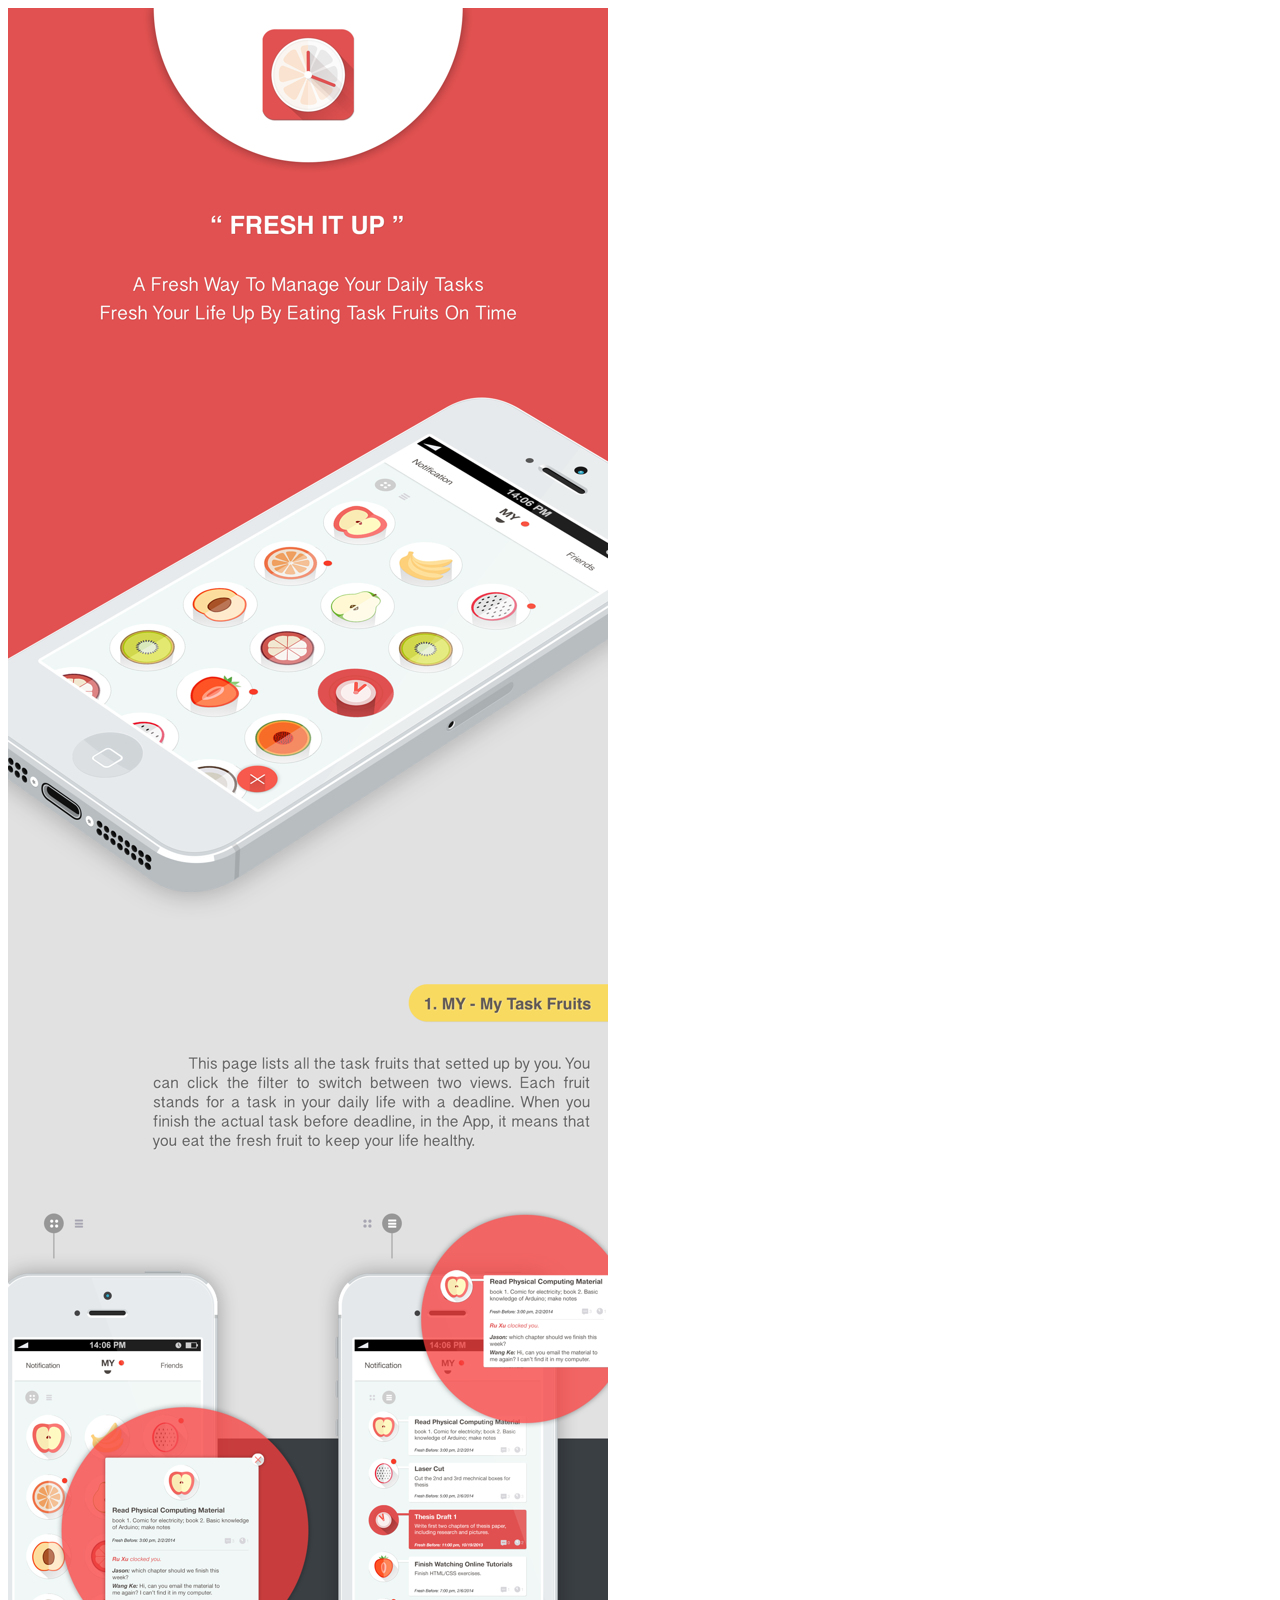
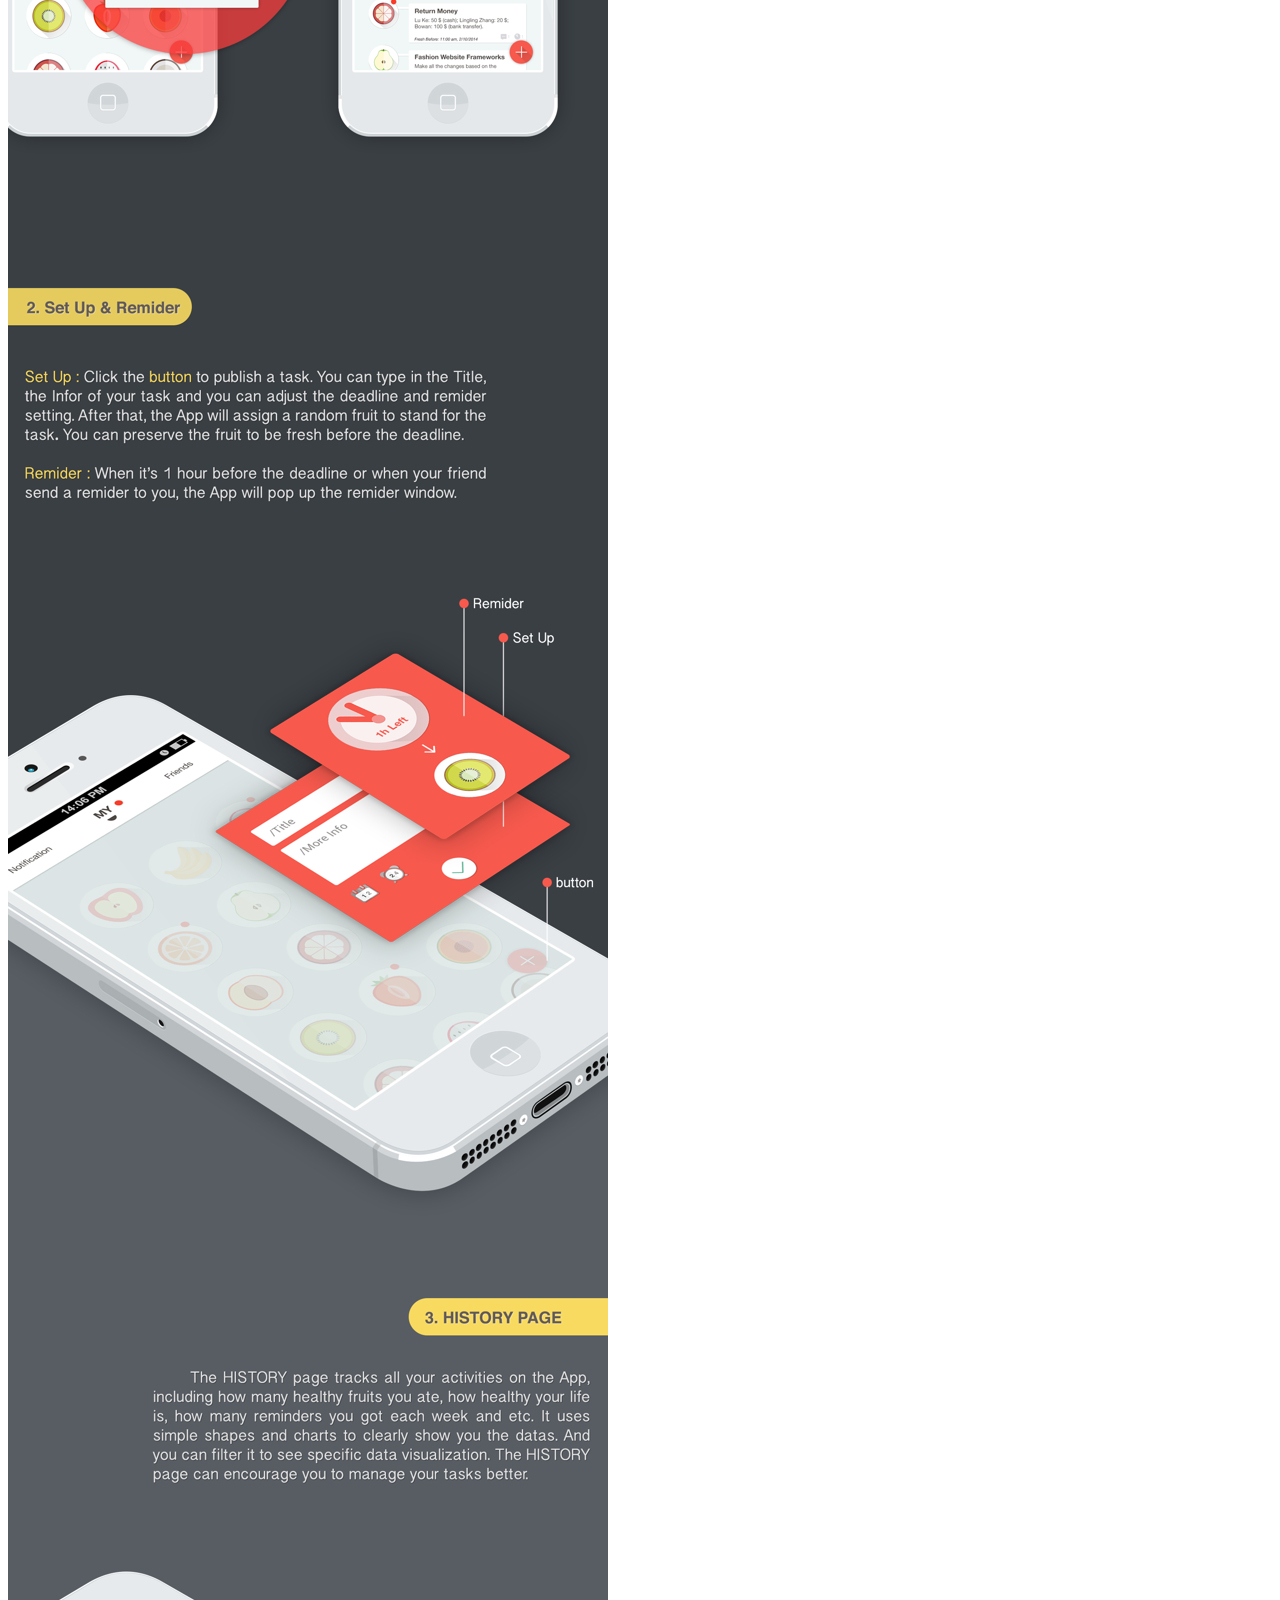
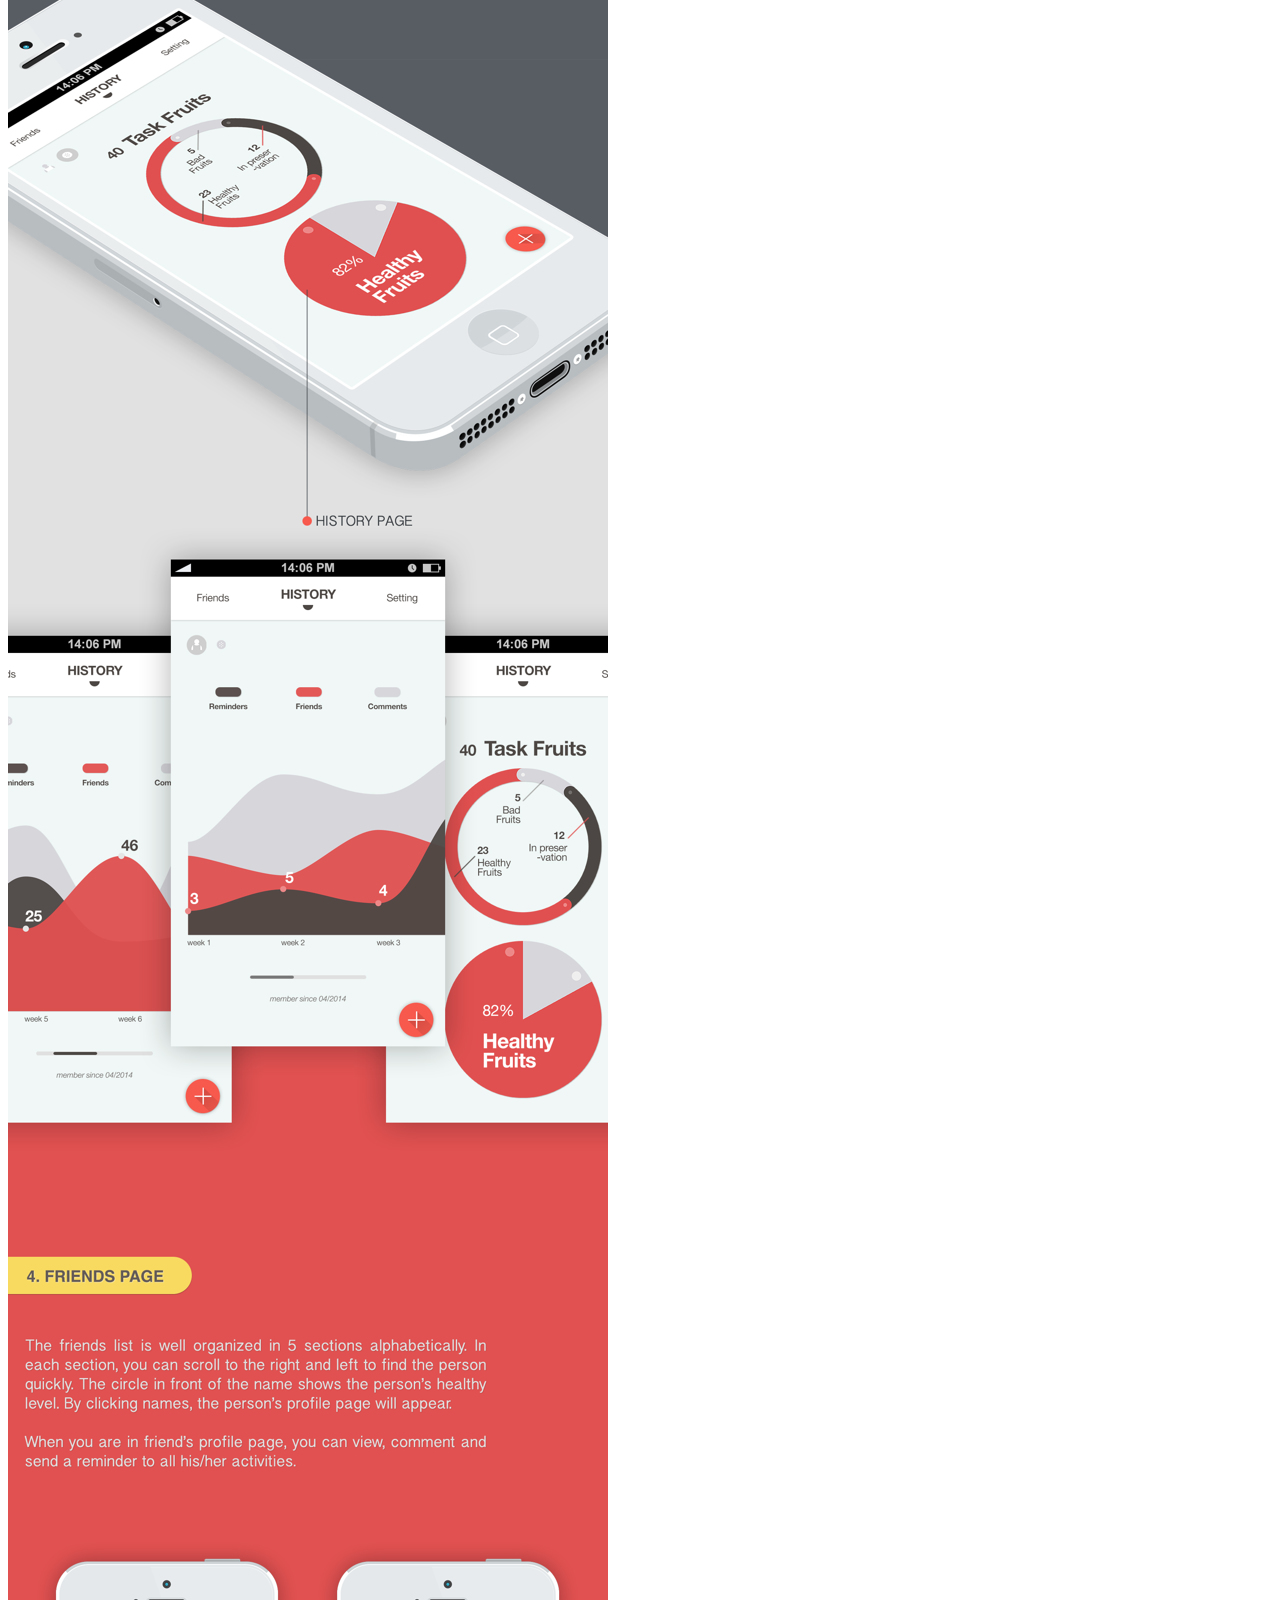
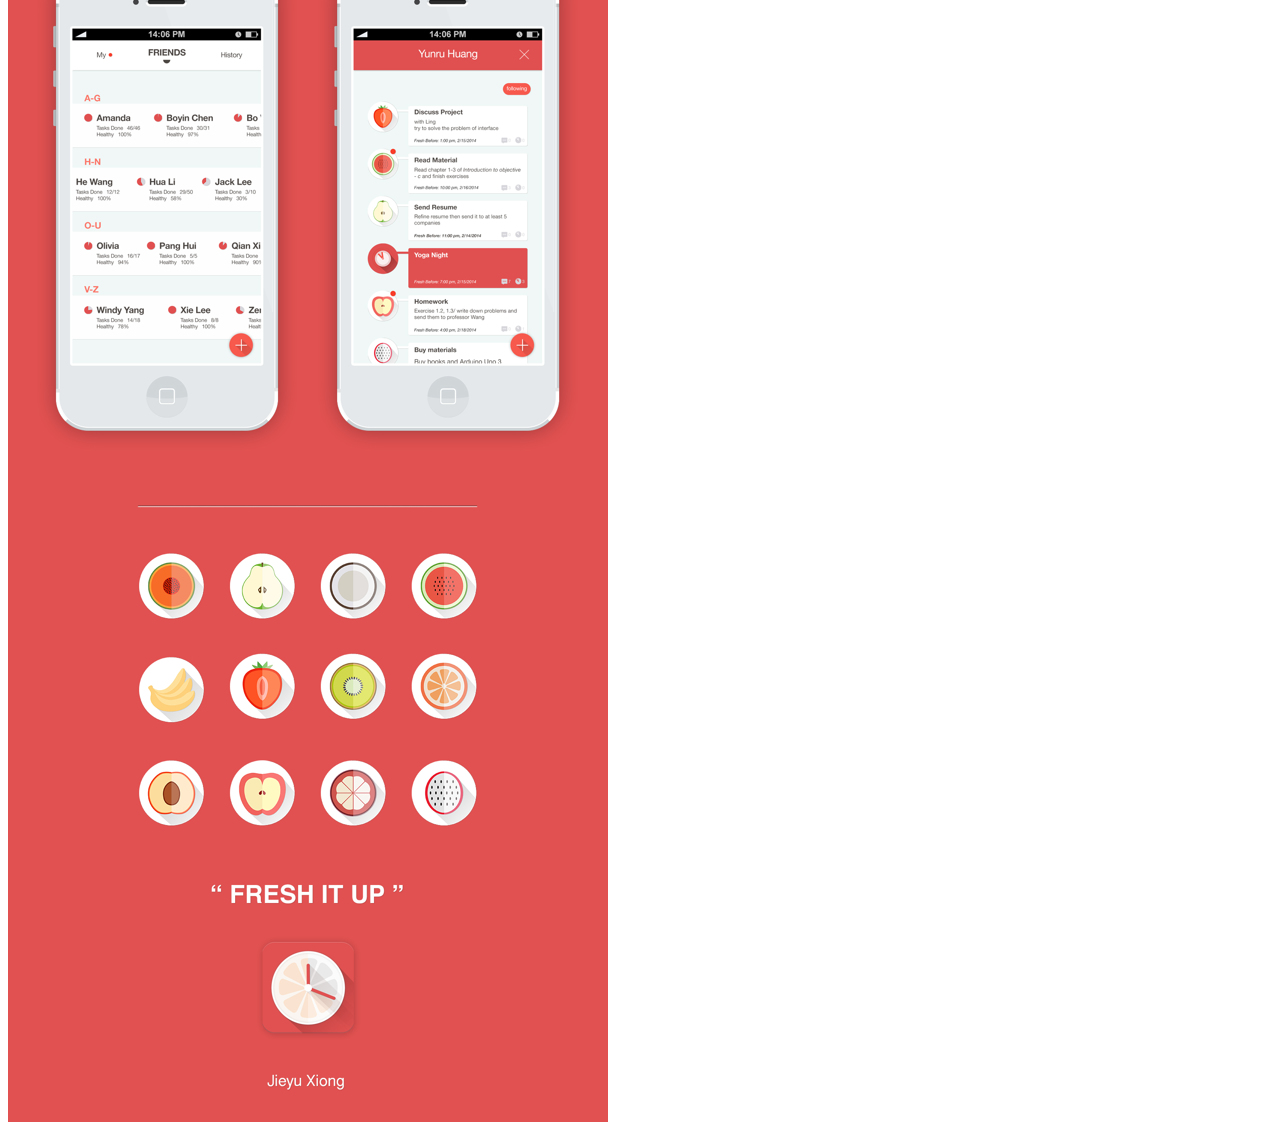
<file: work/proj-5.html>
<!DOCTYPE html>
<html>
<head>
    <meta charset="utf-8" />
    <meta http-equiv="X-UA-Compatible" content="IE=edge">
    <title>Page Title</title>
    <meta name="viewport" content="width=device-width, initial-scale=1">
    <link rel="stylesheet" type="text/css" media="screen" href="/styling/styling.css" />
   
</head>
<body>
    <img src="/img/work/proj-5/freshitup-JieyuXiong.jpg" alt="">
</body>
</html>
</file>
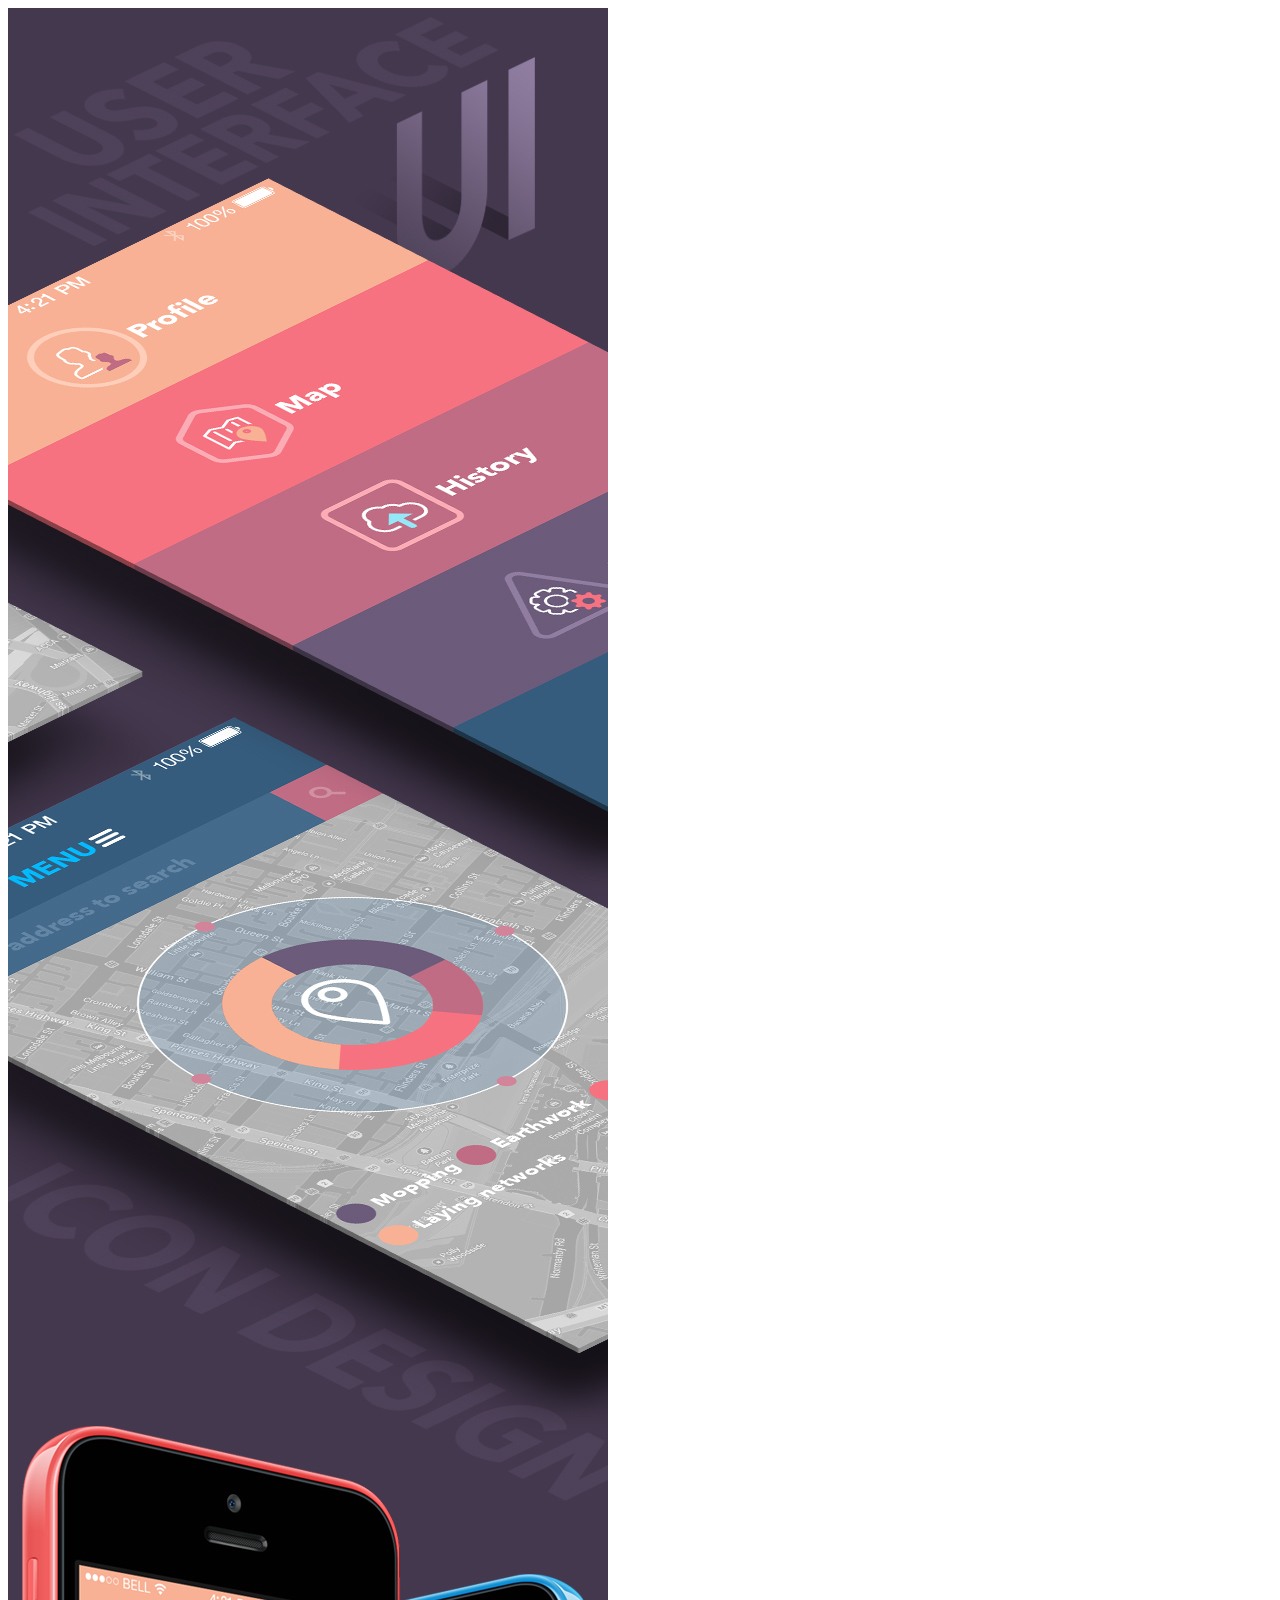
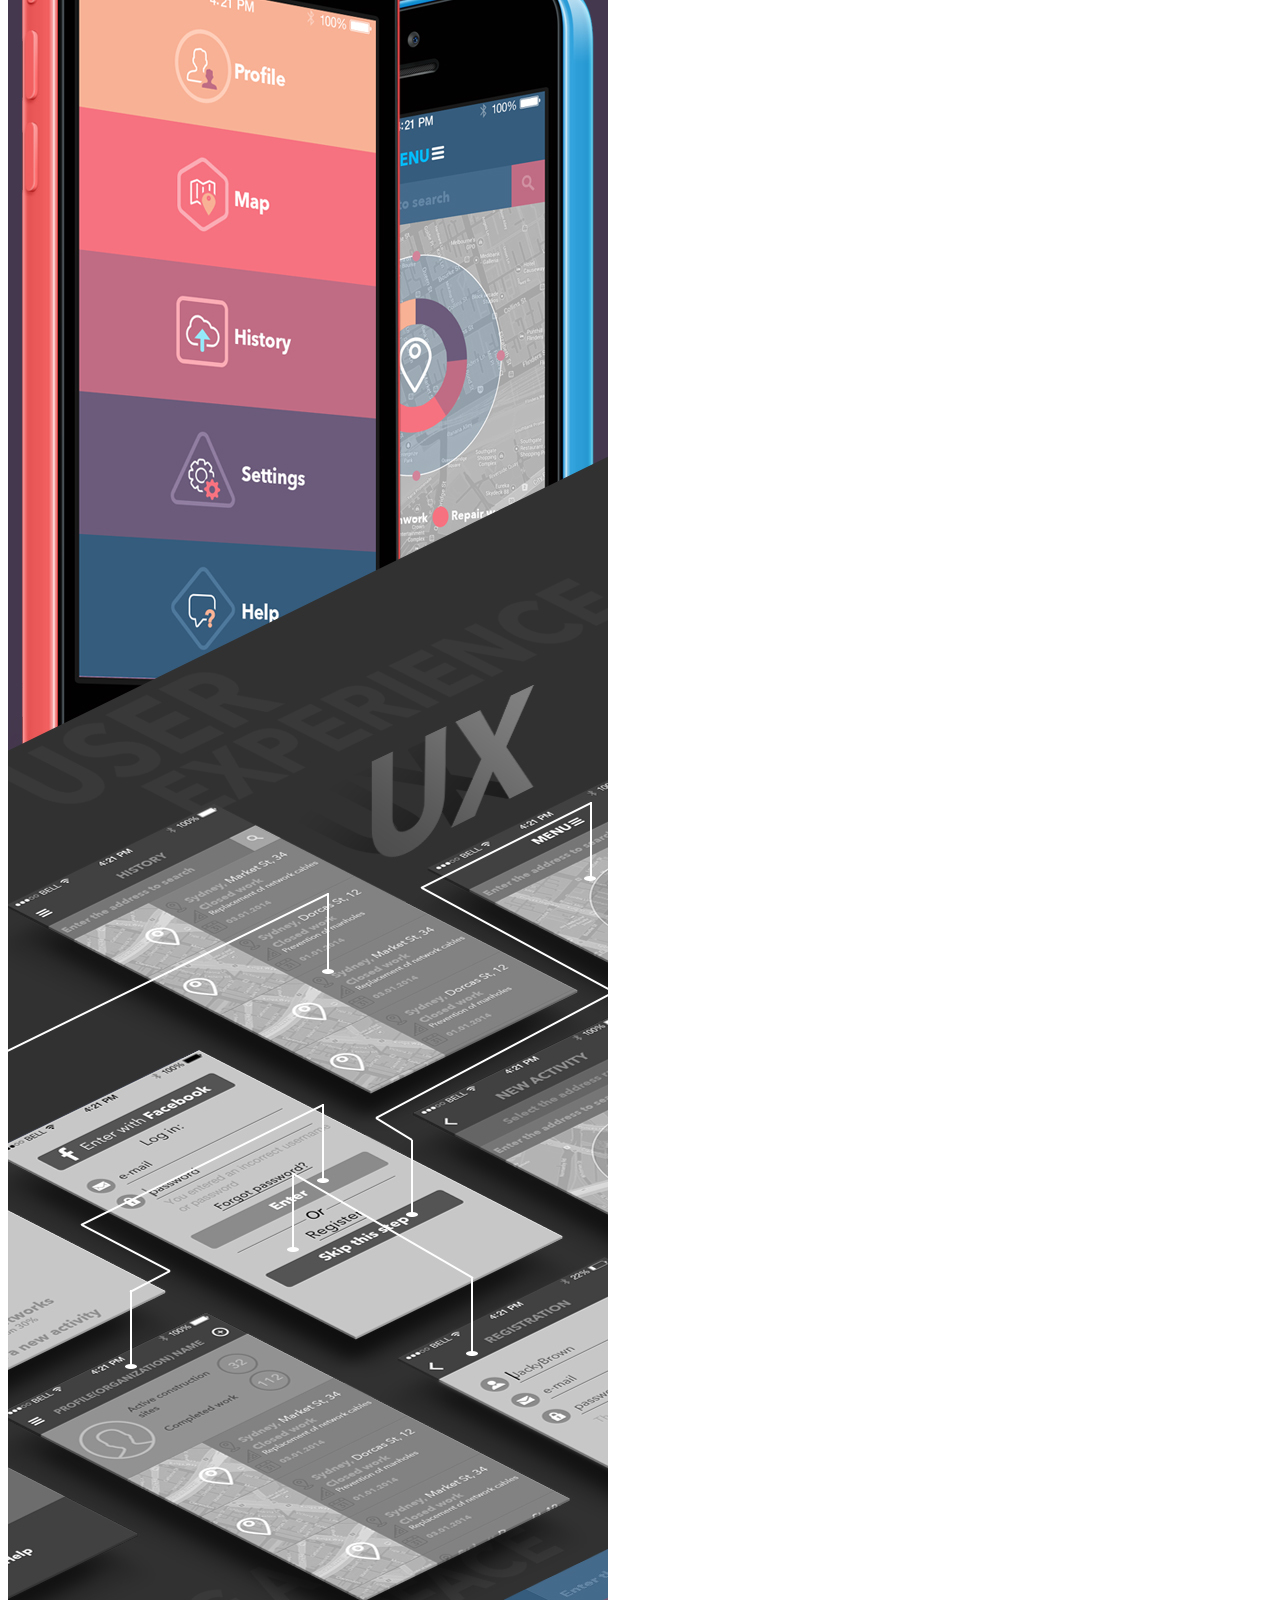
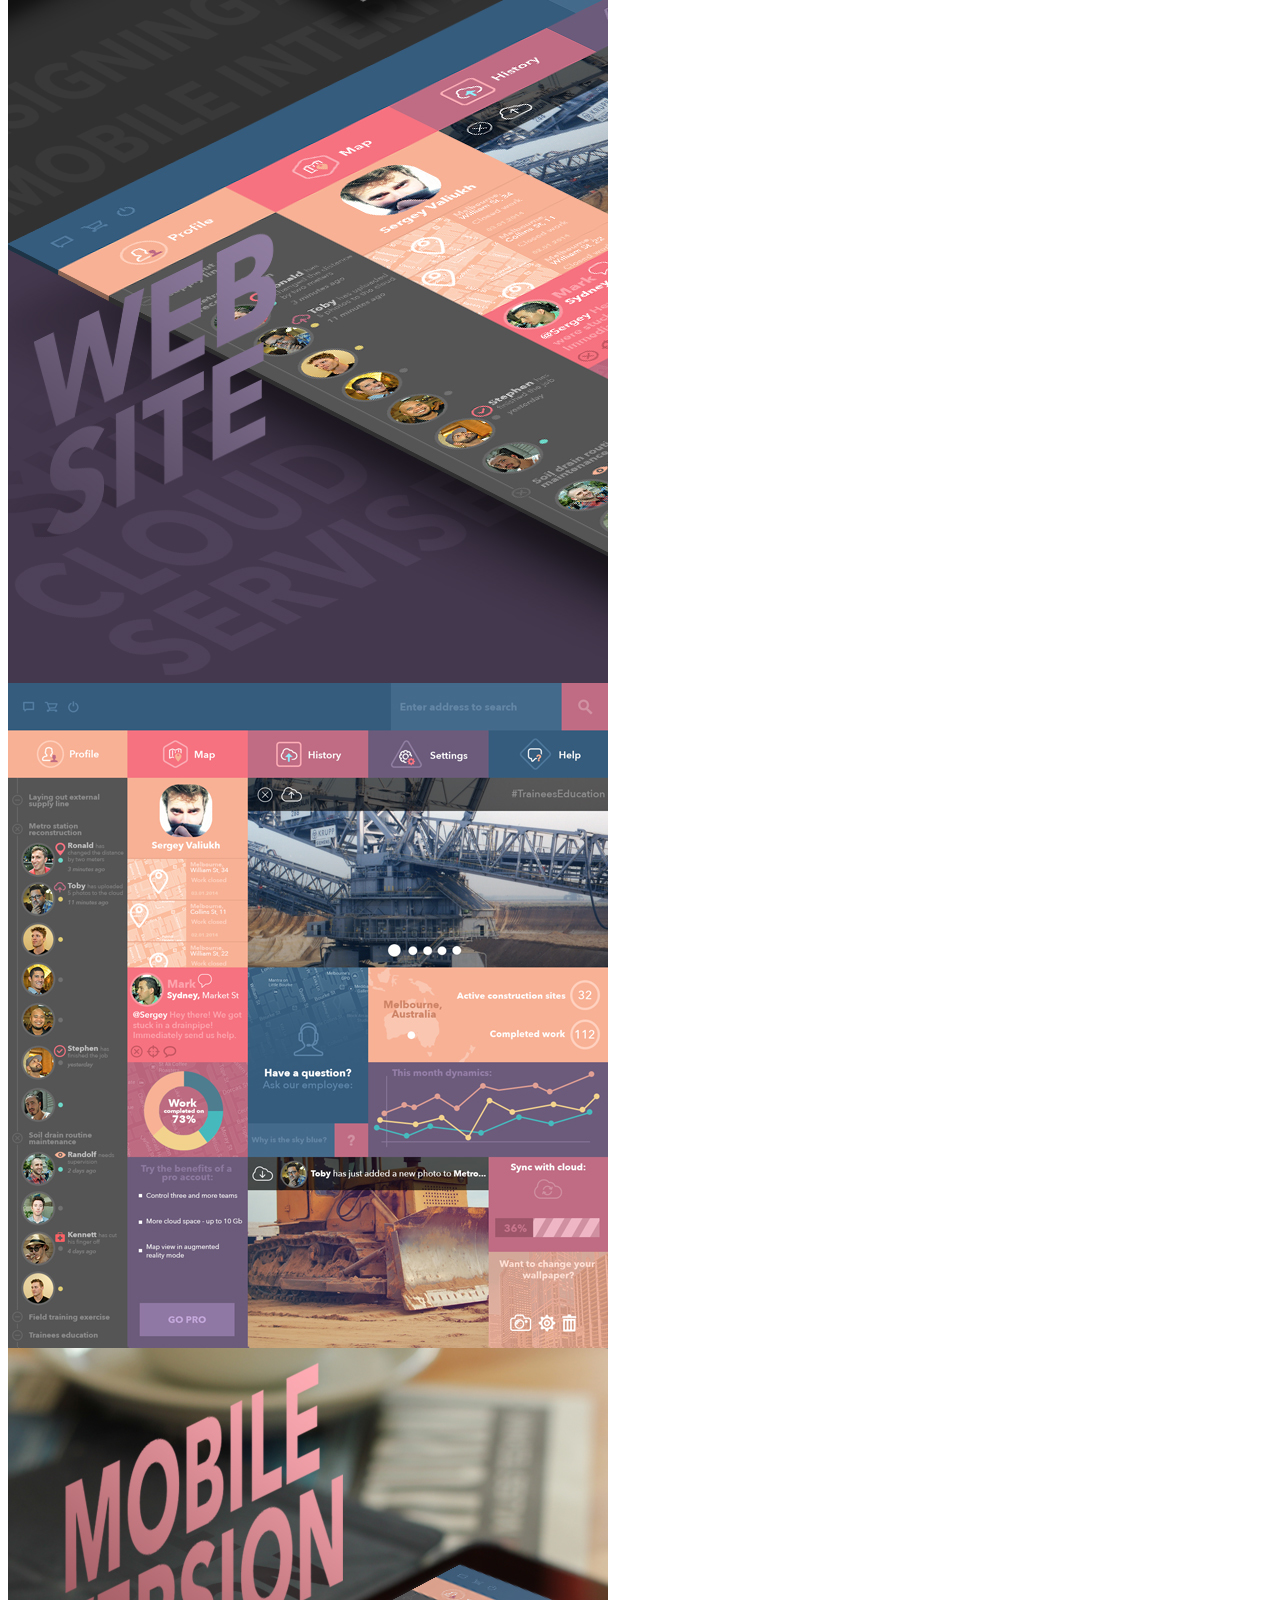
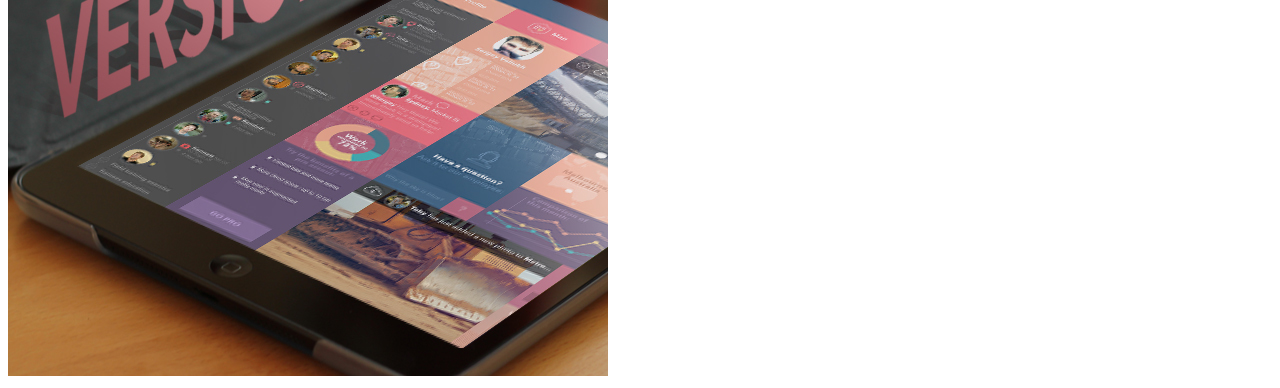
<file: work/proj-6.html>
<!DOCTYPE html>
<html>
<head>
    <meta charset="utf-8" />
    <meta http-equiv="X-UA-Compatible" content="IE=edge">
    <title>Page Title</title>
    <meta name="viewport" content="width=device-width, initial-scale=1">
    <link rel="stylesheet" type="text/css" media="screen" href="/styling/styling.css" />
   
</head>
<body>
    <img src="/img/work/proj-6/TimeLinePage-SergeyValiukh.jpg" alt="">
</body>
</html>
</file>
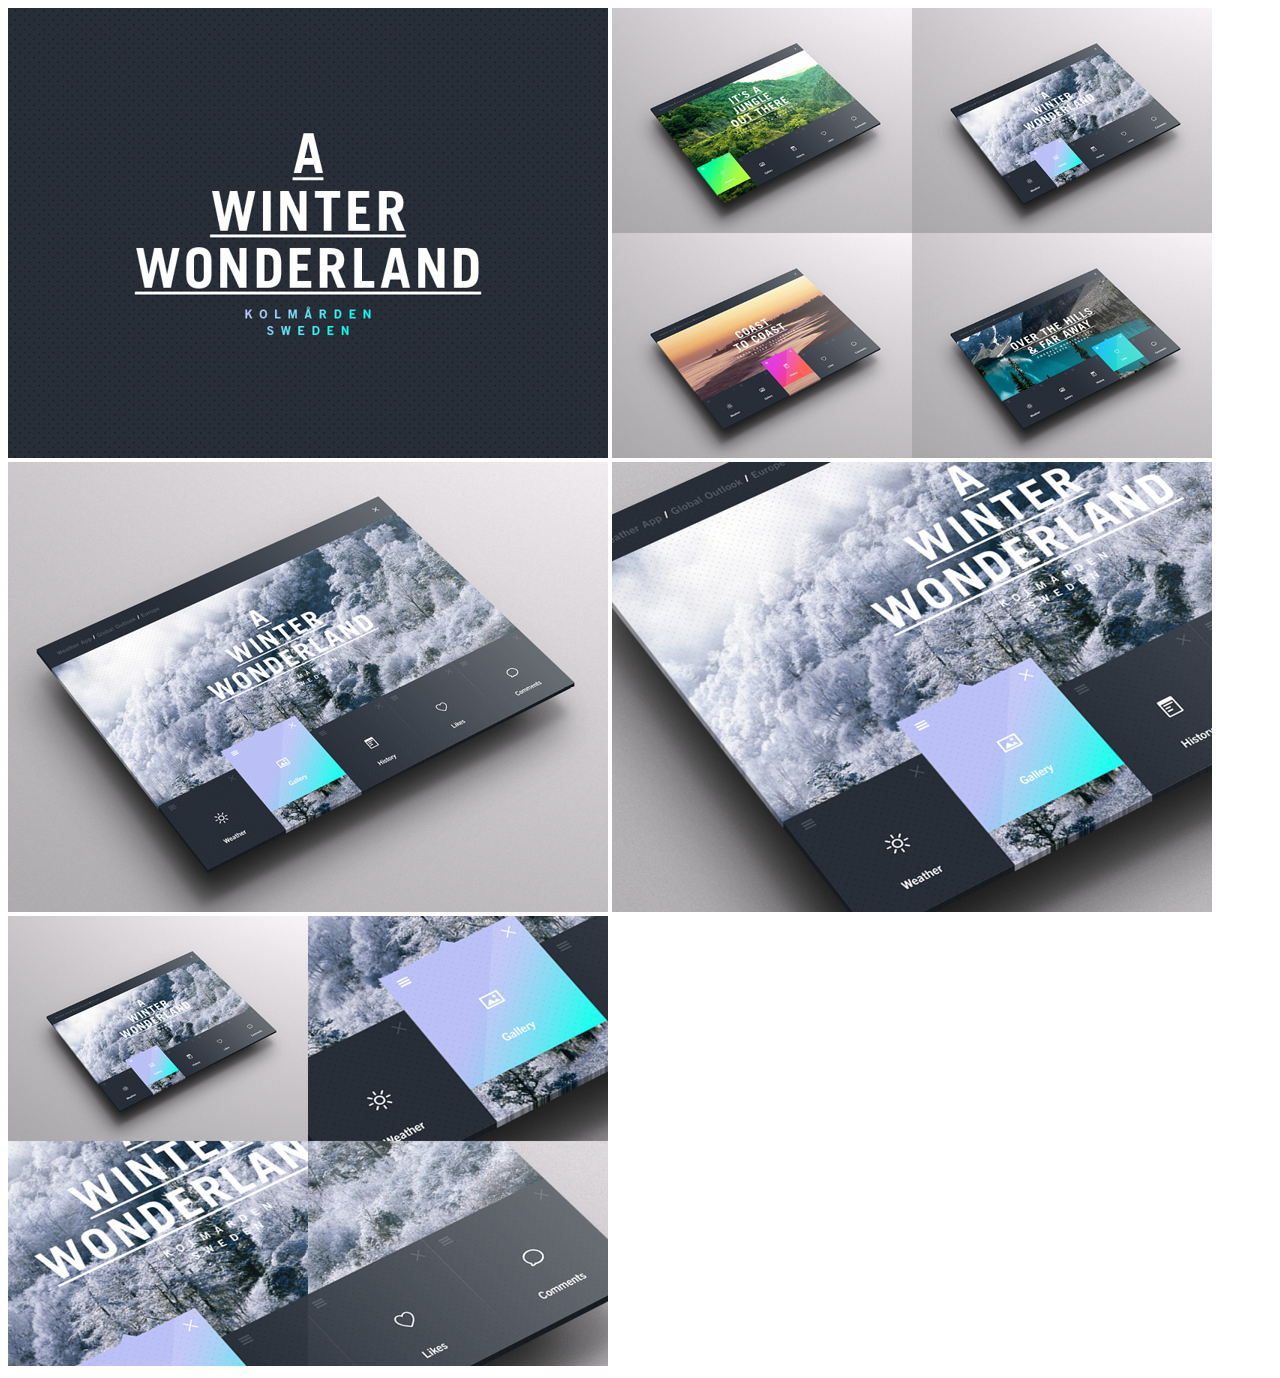
<file: work/proj-7.html>
<!DOCTYPE html>
<html>
<head>
    <meta charset="utf-8" />
    <meta http-equiv="X-UA-Compatible" content="IE=edge">
    <title>Page Title</title>
    <meta name="viewport" content="width=device-width, initial-scale=1">
    <link rel="stylesheet" type="text/css" media="screen" href="/styling/styling.css" />
   
</head>
<body>
    <img src="/img/work/proj-7/img0.jpg" alt="">
    <img src="/img/work/proj-7/img1.jpg" alt="">
    <img src="/img/work/proj-7/img2.jpg" alt="">
    <img src="/img/work/proj-7/img3.jpg" alt="">
    <img src="/img/work/proj-7/img4.jpg" alt="">
</body>
</html>
</file>
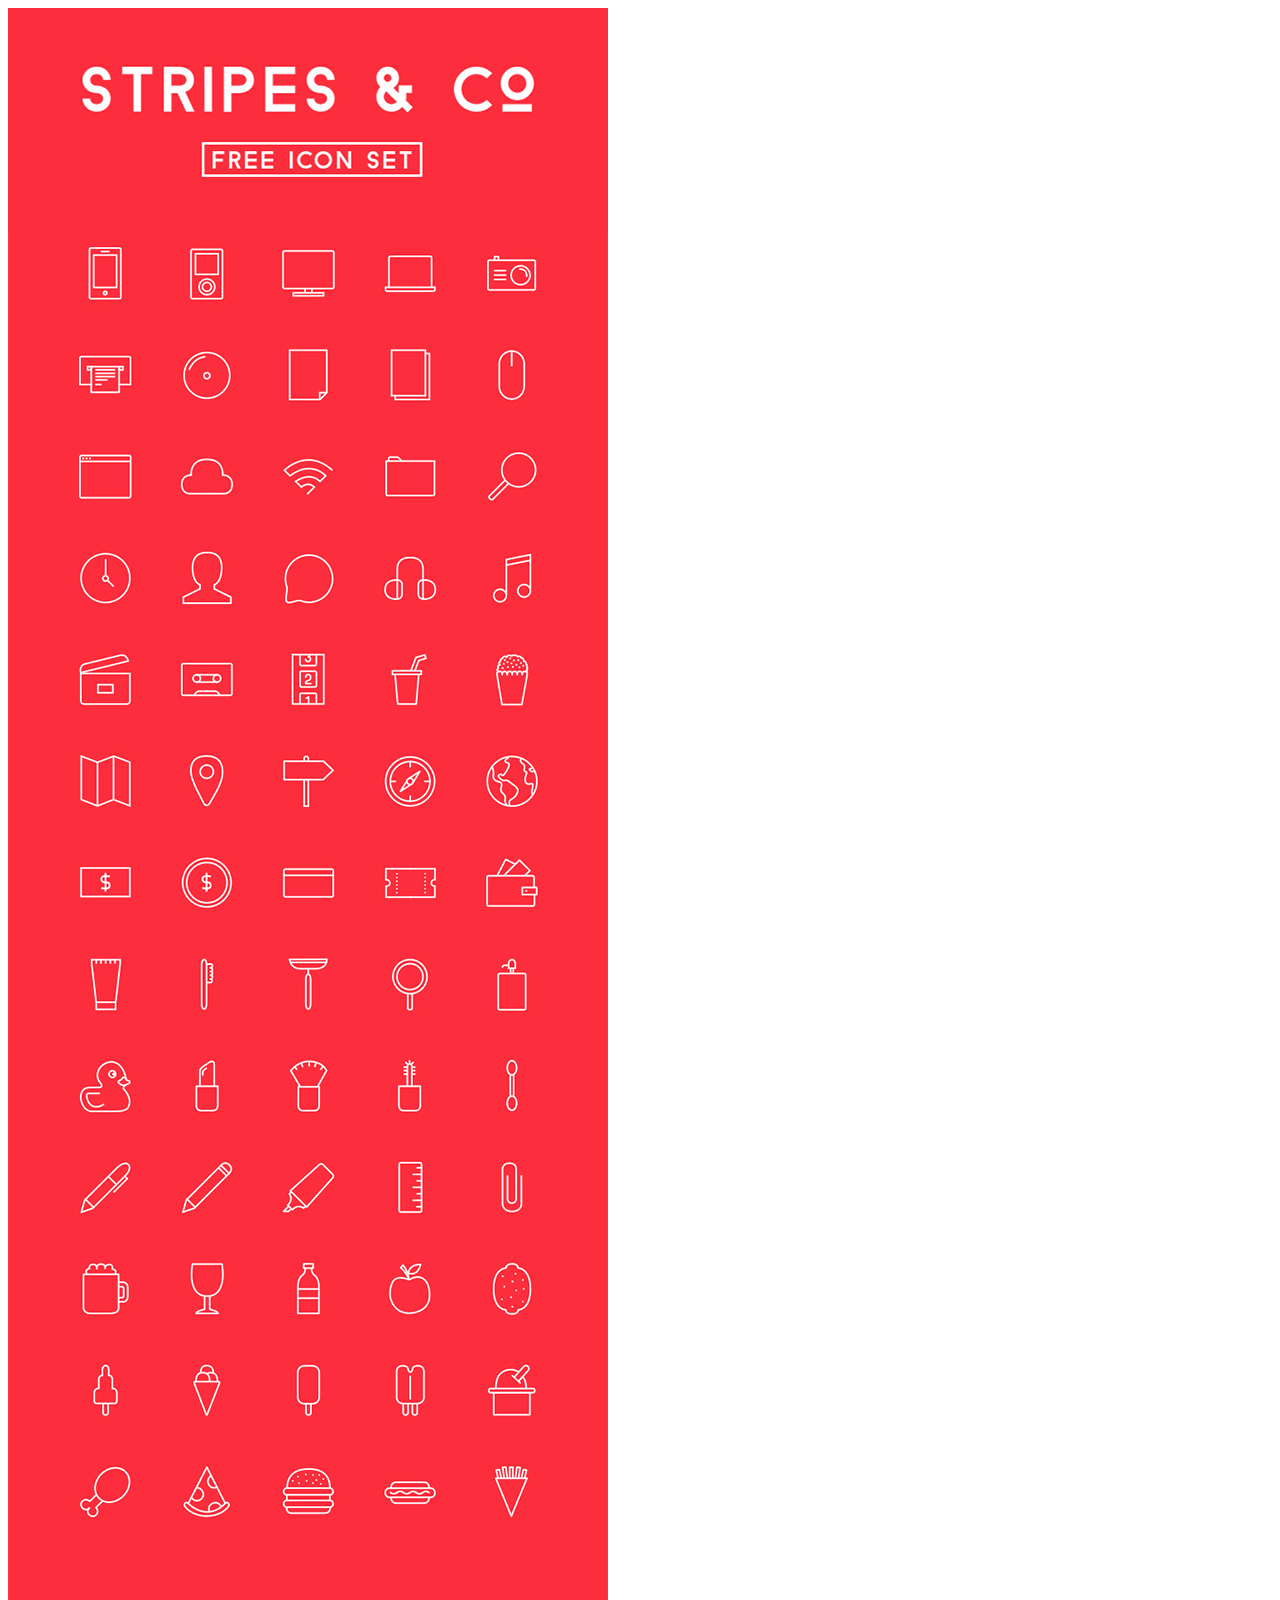
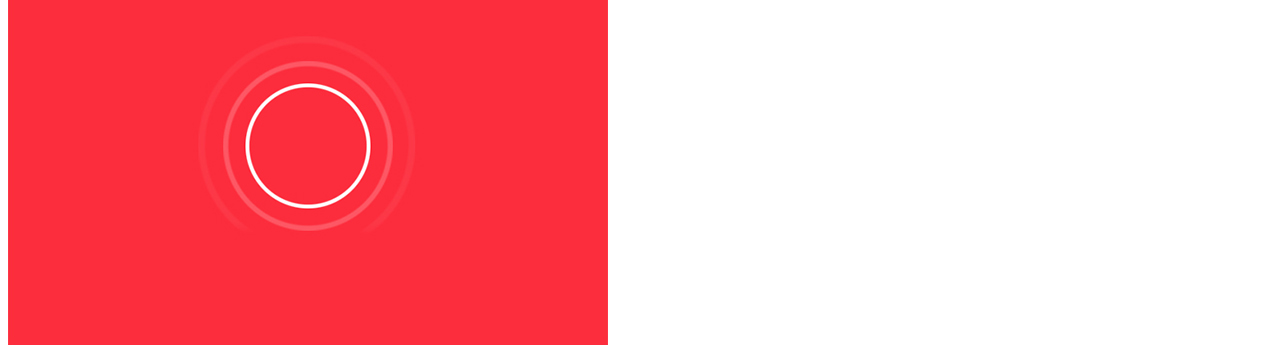
<file: work/proj-8.html>
<!DOCTYPE html>
<html>
<head>
    <meta charset="utf-8" />
    <meta http-equiv="X-UA-Compatible" content="IE=edge">
    <title>Page Title</title>
    <meta name="viewport" content="width=device-width, initial-scale=1">
    <link rel="stylesheet" type="text/css" media="screen" href="/styling/styling.css" />
   
</head>
<body>
    <img src="/img/work/proj-8/stripes-co-NickZoutendijk.jpg" alt="">
</body>
</html>
</file>
<file: styling/styling.css>
.thumb-container .thumb-unit:hover .thumb-overlay {
  -webkit-animation: animation 1s linear both;
  animation: animation 1s linear both; }

/* Generated with Bounce.js. Edit at https://goo.gl/MMDwjm */
@-webkit-keyframes animation {
  0% {
    -webkit-transform: matrix3d(0, 0, 0, 0, 0, 0, 0, 0, 0, 0, 1, 0, 0, 0, 0, 1);
    transform: matrix3d(0, 0, 0, 0, 0, 0, 0, 0, 0, 0, 1, 0, 0, 0, 0, 1); }
  3.2% {
    -webkit-transform: matrix3d(0.345, 0.098, 0, 0, 0.065, 0.345, 0, 0, 0, 0, 1, 0, 0, 0, 0, 1);
    transform: matrix3d(0.345, 0.098, 0, 0, 0.065, 0.345, 0, 0, 0, 0, 1, 0, 0, 0, 0, 1); }
  4.5% {
    -webkit-transform: matrix3d(0.485, 0.163, 0, 0, 0.107, 0.485, 0, 0, 0, 0, 1, 0, 0, 0, 0, 1);
    transform: matrix3d(0.485, 0.163, 0, 0, 0.107, 0.485, 0, 0, 0, 0, 1, 0, 0, 0, 0, 1); }
  6.41% {
    -webkit-transform: matrix3d(0.673, 0.242, 0, 0, 0.158, 0.673, 0, 0, 0, 0, 1, 0, 0, 0, 0, 1);
    transform: matrix3d(0.673, 0.242, 0, 0, 0.158, 0.673, 0, 0, 0, 0, 1, 0, 0, 0, 0, 1); }
  9.01% {
    -webkit-transform: matrix3d(0.88, 0.288, 0, 0, 0.188, 0.88, 0, 0, 0, 0, 1, 0, 0, 0, 0, 1);
    transform: matrix3d(0.88, 0.288, 0, 0, 0.188, 0.88, 0, 0, 0, 0, 1, 0, 0, 0, 0, 1); }
  12.71% {
    -webkit-transform: matrix3d(1.064, 0.241, 0, 0, 0.159, 1.064, 0, 0, 0, 0, 1, 0, 0, 0, 0, 1);
    transform: matrix3d(1.064, 0.241, 0, 0, 0.159, 1.064, 0, 0, 0, 0, 1, 0, 0, 0, 0, 1); }
  13.51% {
    -webkit-transform: matrix3d(1.087, 0.221, 0, 0, 0.146, 1.087, 0, 0, 0, 0, 1, 0, 0, 0, 0, 1);
    transform: matrix3d(1.087, 0.221, 0, 0, 0.146, 1.087, 0, 0, 0, 0, 1, 0, 0, 0, 0, 1); }
  17.92% {
    -webkit-transform: matrix3d(1.139, 0.105, 0, 0, 0.07, 1.139, 0, 0, 0, 0, 1, 0, 0, 0, 0, 1);
    transform: matrix3d(1.139, 0.105, 0, 0, 0.07, 1.139, 0, 0, 0, 0, 1, 0, 0, 0, 0, 1); }
  18.92% {
    -webkit-transform: matrix3d(1.137, 0.082, 0, 0, 0.055, 1.137, 0, 0, 0, 0, 1, 0, 0, 0, 0, 1);
    transform: matrix3d(1.137, 0.082, 0, 0, 0.055, 1.137, 0, 0, 0, 0, 1, 0, 0, 0, 0, 1); }
  25.23% {
    -webkit-transform: matrix3d(1.075, -0.001, 0, 0, -0.001, 1.075, 0, 0, 0, 0, 1, 0, 0, 0, 0, 1);
    transform: matrix3d(1.075, -0.001, 0, 0, -0.001, 1.075, 0, 0, 0, 0, 1, 0, 0, 0, 0, 1); }
  29.03% {
    -webkit-transform: matrix3d(1.032, -0.015, 0, 0, -0.01, 1.032, 0, 0, 0, 0, 1, 0, 0, 0, 0, 1);
    transform: matrix3d(1.032, -0.015, 0, 0, -0.01, 1.032, 0, 0, 0, 0, 1, 0, 0, 0, 0, 1); }
  31.43% {
    -webkit-transform: matrix3d(1.012, -0.017, 0, 0, -0.011, 1.012, 0, 0, 0, 0, 1, 0, 0, 0, 0, 1);
    transform: matrix3d(1.012, -0.017, 0, 0, -0.011, 1.012, 0, 0, 0, 0, 1, 0, 0, 0, 0, 1); }
  34.63% {
    -webkit-transform: matrix3d(0.994, -0.014, 0, 0, -0.01, 0.994, 0, 0, 0, 0, 1, 0, 0, 0, 0, 1);
    transform: matrix3d(0.994, -0.014, 0, 0, -0.01, 0.994, 0, 0, 0, 0, 1, 0, 0, 0, 0, 1); }
  40.14% {
    -webkit-transform: matrix3d(0.985, -0.007, 0, 0, -0.005, 0.985, 0, 0, 0, 0, 1, 0, 0, 0, 0, 1);
    transform: matrix3d(0.985, -0.007, 0, 0, -0.005, 0.985, 0, 0, 0, 0, 1, 0, 0, 0, 0, 1); }
  56.46% {
    -webkit-transform: matrix3d(1, 0.001, 0, 0, 0.001, 1, 0, 0, 0, 0, 1, 0, 0, 0, 0, 1);
    transform: matrix3d(1, 0.001, 0, 0, 0.001, 1, 0, 0, 0, 0, 1, 0, 0, 0, 0, 1); }
  62.36% {
    -webkit-transform: matrix3d(1.002, 0.001, 0, 0, 0, 1.002, 0, 0, 0, 0, 1, 0, 0, 0, 0, 1);
    transform: matrix3d(1.002, 0.001, 0, 0, 0, 1.002, 0, 0, 0, 0, 1, 0, 0, 0, 0, 1); }
  81.48% {
    -webkit-transform: matrix3d(1, 0, 0, 0, 0, 1, 0, 0, 0, 0, 1, 0, 0, 0, 0, 1);
    transform: matrix3d(1, 0, 0, 0, 0, 1, 0, 0, 0, 0, 1, 0, 0, 0, 0, 1); }
  84.68% {
    -webkit-transform: matrix3d(1, 0, 0, 0, 0, 1, 0, 0, 0, 0, 1, 0, 0, 0, 0, 1);
    transform: matrix3d(1, 0, 0, 0, 0, 1, 0, 0, 0, 0, 1, 0, 0, 0, 0, 1); }
  100% {
    -webkit-transform: matrix3d(1, 0, 0, 0, 0, 1, 0, 0, 0, 0, 1, 0, 0, 0, 0, 1);
    transform: matrix3d(1, 0, 0, 0, 0, 1, 0, 0, 0, 0, 1, 0, 0, 0, 0, 1); } }
@keyframes animation {
  0% {
    -webkit-transform: matrix3d(0, 0, 0, 0, 0, 0, 0, 0, 0, 0, 1, 0, 0, 0, 0, 1);
    transform: matrix3d(0, 0, 0, 0, 0, 0, 0, 0, 0, 0, 1, 0, 0, 0, 0, 1); }
  3.2% {
    -webkit-transform: matrix3d(0.345, 0.098, 0, 0, 0.065, 0.345, 0, 0, 0, 0, 1, 0, 0, 0, 0, 1);
    transform: matrix3d(0.345, 0.098, 0, 0, 0.065, 0.345, 0, 0, 0, 0, 1, 0, 0, 0, 0, 1); }
  4.5% {
    -webkit-transform: matrix3d(0.485, 0.163, 0, 0, 0.107, 0.485, 0, 0, 0, 0, 1, 0, 0, 0, 0, 1);
    transform: matrix3d(0.485, 0.163, 0, 0, 0.107, 0.485, 0, 0, 0, 0, 1, 0, 0, 0, 0, 1); }
  6.41% {
    -webkit-transform: matrix3d(0.673, 0.242, 0, 0, 0.158, 0.673, 0, 0, 0, 0, 1, 0, 0, 0, 0, 1);
    transform: matrix3d(0.673, 0.242, 0, 0, 0.158, 0.673, 0, 0, 0, 0, 1, 0, 0, 0, 0, 1); }
  9.01% {
    -webkit-transform: matrix3d(0.88, 0.288, 0, 0, 0.188, 0.88, 0, 0, 0, 0, 1, 0, 0, 0, 0, 1);
    transform: matrix3d(0.88, 0.288, 0, 0, 0.188, 0.88, 0, 0, 0, 0, 1, 0, 0, 0, 0, 1); }
  12.71% {
    -webkit-transform: matrix3d(1.064, 0.241, 0, 0, 0.159, 1.064, 0, 0, 0, 0, 1, 0, 0, 0, 0, 1);
    transform: matrix3d(1.064, 0.241, 0, 0, 0.159, 1.064, 0, 0, 0, 0, 1, 0, 0, 0, 0, 1); }
  13.51% {
    -webkit-transform: matrix3d(1.087, 0.221, 0, 0, 0.146, 1.087, 0, 0, 0, 0, 1, 0, 0, 0, 0, 1);
    transform: matrix3d(1.087, 0.221, 0, 0, 0.146, 1.087, 0, 0, 0, 0, 1, 0, 0, 0, 0, 1); }
  17.92% {
    -webkit-transform: matrix3d(1.139, 0.105, 0, 0, 0.07, 1.139, 0, 0, 0, 0, 1, 0, 0, 0, 0, 1);
    transform: matrix3d(1.139, 0.105, 0, 0, 0.07, 1.139, 0, 0, 0, 0, 1, 0, 0, 0, 0, 1); }
  18.92% {
    -webkit-transform: matrix3d(1.137, 0.082, 0, 0, 0.055, 1.137, 0, 0, 0, 0, 1, 0, 0, 0, 0, 1);
    transform: matrix3d(1.137, 0.082, 0, 0, 0.055, 1.137, 0, 0, 0, 0, 1, 0, 0, 0, 0, 1); }
  25.23% {
    -webkit-transform: matrix3d(1.075, -0.001, 0, 0, -0.001, 1.075, 0, 0, 0, 0, 1, 0, 0, 0, 0, 1);
    transform: matrix3d(1.075, -0.001, 0, 0, -0.001, 1.075, 0, 0, 0, 0, 1, 0, 0, 0, 0, 1); }
  29.03% {
    -webkit-transform: matrix3d(1.032, -0.015, 0, 0, -0.01, 1.032, 0, 0, 0, 0, 1, 0, 0, 0, 0, 1);
    transform: matrix3d(1.032, -0.015, 0, 0, -0.01, 1.032, 0, 0, 0, 0, 1, 0, 0, 0, 0, 1); }
  31.43% {
    -webkit-transform: matrix3d(1.012, -0.017, 0, 0, -0.011, 1.012, 0, 0, 0, 0, 1, 0, 0, 0, 0, 1);
    transform: matrix3d(1.012, -0.017, 0, 0, -0.011, 1.012, 0, 0, 0, 0, 1, 0, 0, 0, 0, 1); }
  34.63% {
    -webkit-transform: matrix3d(0.994, -0.014, 0, 0, -0.01, 0.994, 0, 0, 0, 0, 1, 0, 0, 0, 0, 1);
    transform: matrix3d(0.994, -0.014, 0, 0, -0.01, 0.994, 0, 0, 0, 0, 1, 0, 0, 0, 0, 1); }
  40.14% {
    -webkit-transform: matrix3d(0.985, -0.007, 0, 0, -0.005, 0.985, 0, 0, 0, 0, 1, 0, 0, 0, 0, 1);
    transform: matrix3d(0.985, -0.007, 0, 0, -0.005, 0.985, 0, 0, 0, 0, 1, 0, 0, 0, 0, 1); }
  56.46% {
    -webkit-transform: matrix3d(1, 0.001, 0, 0, 0.001, 1, 0, 0, 0, 0, 1, 0, 0, 0, 0, 1);
    transform: matrix3d(1, 0.001, 0, 0, 0.001, 1, 0, 0, 0, 0, 1, 0, 0, 0, 0, 1); }
  62.36% {
    -webkit-transform: matrix3d(1.002, 0.001, 0, 0, 0, 1.002, 0, 0, 0, 0, 1, 0, 0, 0, 0, 1);
    transform: matrix3d(1.002, 0.001, 0, 0, 0, 1.002, 0, 0, 0, 0, 1, 0, 0, 0, 0, 1); }
  81.48% {
    -webkit-transform: matrix3d(1, 0, 0, 0, 0, 1, 0, 0, 0, 0, 1, 0, 0, 0, 0, 1);
    transform: matrix3d(1, 0, 0, 0, 0, 1, 0, 0, 0, 0, 1, 0, 0, 0, 0, 1); }
  84.68% {
    -webkit-transform: matrix3d(1, 0, 0, 0, 0, 1, 0, 0, 0, 0, 1, 0, 0, 0, 0, 1);
    transform: matrix3d(1, 0, 0, 0, 0, 1, 0, 0, 0, 0, 1, 0, 0, 0, 0, 1); }
  100% {
    -webkit-transform: matrix3d(1, 0, 0, 0, 0, 1, 0, 0, 0, 0, 1, 0, 0, 0, 0, 1);
    transform: matrix3d(1, 0, 0, 0, 0, 1, 0, 0, 0, 0, 1, 0, 0, 0, 0, 1); } }
/* 
  Animation: bounceOut
  Source: Bounce.Js */
.clients-belt .client-unit.active-client {
  -webkit-animation: animation 1s linear both;
  animation: animation 1s linear both;
  z-index: 2; }

@-webkit-keyframes animation {
  0% {
    height: 0%;
    width: 0%;
    -webkit-transform: matrix3d(0, 0, 0, 0, 0, 0, 0, 0, 0, 0, 1, 0, 0, 0, 0, 1);
    transform: matrix3d(0, 0, 0, 0, 0, 0, 0, 0, 0, 0, 1, 0, 0, 0, 0, 1); }
  3.333333% {
    height: 100%;
    width: 100%;
    -webkit-transform: matrix3d(0.34323, 0.11487, 0, 0, 0.07506, 0.34323, 0, 0, 0, 0, 1, 0, 0, 0, 0, 1);
    transform: matrix3d(0.34323, 0.11487, 0, 0, 0.07506, 0.34323, 0, 0, 0, 0, 1, 0, 0, 0, 0, 1); }
  6.666667% {
    -webkit-transform: matrix3d(0.65416, 0.2159, 0, 0, 0.14115, 0.65416, 0, 0, 0, 0, 1, 0, 0, 0, 0, 1);
    transform: matrix3d(0.65416, 0.2159, 0, 0, 0.14115, 0.65416, 0, 0, 0, 0, 1, 0, 0, 0, 0, 1); }
  10% {
    -webkit-transform: matrix3d(0.88518, 0.18431, 0, 0, 0.1219, 0.88518, 0, 0, 0, 0, 1, 0, 0, 0, 0, 1);
    transform: matrix3d(0.88518, 0.18431, 0, 0, 0.1219, 0.88518, 0, 0, 0, 0, 1, 0, 0, 0, 0, 1); }
  13.333333% {
    -webkit-transform: matrix3d(1.02792, 0.0976, 0, 0, 0.06496, 1.02792, 0, 0, 0, 0, 1, 0, 0, 0, 0, 1);
    transform: matrix3d(1.02792, 0.0976, 0, 0, 0.06496, 1.02792, 0, 0, 0, 0, 1, 0, 0, 0, 0, 1); }
  16.666667% {
    -webkit-transform: matrix3d(1.09602, 0.02621, 0, 0, 0.01747, 1.09602, 0, 0, 0, 0, 1, 0, 0, 0, 0, 1);
    transform: matrix3d(1.09602, 0.02621, 0, 0, 0.01747, 1.09602, 0, 0, 0, 0, 1, 0, 0, 0, 0, 1); }
  20% {
    -webkit-transform: matrix3d(1.1117, -0.0094, 0, 0, -0.00627, 1.1117, 0, 0, 0, 0, 1, 0, 0, 0, 0, 1);
    transform: matrix3d(1.1117, -0.0094, 0, 0, -0.00627, 1.1117, 0, 0, 0, 0, 1, 0, 0, 0, 0, 1); }
  23.333333% {
    -webkit-transform: matrix3d(1.09709, -0.01805, 0, 0, -0.01203, 1.09709, 0, 0, 0, 0, 1, 0, 0, 0, 0, 1);
    transform: matrix3d(1.09709, -0.01805, 0, 0, -0.01203, 1.09709, 0, 0, 0, 0, 1, 0, 0, 0, 0, 1); }
  26.666667% {
    -webkit-transform: matrix3d(1.0698, -0.0143, 0, 0, -0.00954, 1.0698, 0, 0, 0, 0, 1, 0, 0, 0, 0, 1);
    transform: matrix3d(1.0698, -0.0143, 0, 0, -0.00954, 1.0698, 0, 0, 0, 0, 1, 0, 0, 0, 0, 1); }
  30% {
    -webkit-transform: matrix3d(1.04151, -0.00794, 0, 0, -0.0053, 1.04151, 0, 0, 0, 0, 1, 0, 0, 0, 0, 1);
    transform: matrix3d(1.04151, -0.00794, 0, 0, -0.0053, 1.04151, 0, 0, 0, 0, 1, 0, 0, 0, 0, 1); }
  33.333333% {
    -webkit-transform: matrix3d(1.01844, -0.00306, 0, 0, -0.00204, 1.01844, 0, 0, 0, 0, 1, 0, 0, 0, 0, 1);
    transform: matrix3d(1.01844, -0.00306, 0, 0, -0.00204, 1.01844, 0, 0, 0, 0, 1, 0, 0, 0, 0, 1); }
  36.666667% {
    -webkit-transform: matrix3d(1.00277, -0.00038, 0, 0, -0.00025, 1.00277, 0, 0, 0, 0, 1, 0, 0, 0, 0, 1);
    transform: matrix3d(1.00277, -0.00038, 0, 0, -0.00025, 1.00277, 0, 0, 0, 0, 1, 0, 0, 0, 0, 1); }
  40% {
    -webkit-transform: matrix3d(0.99411, 0.00064, 0, 0, 0.00043, 0.99411, 0, 0, 0, 0, 1, 0, 0, 0, 0, 1);
    transform: matrix3d(0.99411, 0.00064, 0, 0, 0.00043, 0.99411, 0, 0, 0, 0, 1, 0, 0, 0, 0, 1); }
  43.333333% {
    -webkit-transform: matrix3d(0.99083, 0.00076, 0, 0, 0.0005, 0.99083, 0, 0, 0, 0, 1, 0, 0, 0, 0, 1);
    transform: matrix3d(0.99083, 0.00076, 0, 0, 0.0005, 0.99083, 0, 0, 0, 0, 1, 0, 0, 0, 0, 1); }
  46.666667% {
    -webkit-transform: matrix3d(0.991, 0.00053, 0, 0, 0.00035, 0.991, 0, 0, 0, 0, 1, 0, 0, 0, 0, 1);
    transform: matrix3d(0.991, 0.00053, 0, 0, 0.00035, 0.991, 0, 0, 0, 0, 1, 0, 0, 0, 0, 1); }
  50% {
    -webkit-transform: matrix3d(0.99292, 0.00027, 0, 0, 0.00018, 0.99292, 0, 0, 0, 0, 1, 0, 0, 0, 0, 1);
    transform: matrix3d(0.99292, 0.00027, 0, 0, 0.00018, 0.99292, 0, 0, 0, 0, 1, 0, 0, 0, 0, 1); }
  53.333333% {
    -webkit-transform: matrix3d(0.99535, 0.00008, 0, 0, 0.00006, 0.99535, 0, 0, 0, 0, 1, 0, 0, 0, 0, 1);
    transform: matrix3d(0.99535, 0.00008, 0, 0, 0.00006, 0.99535, 0, 0, 0, 0, 1, 0, 0, 0, 0, 1); }
  56.666667% {
    -webkit-transform: matrix3d(0.99755, -0.00001, 0, 0, 0, 0.99755, 0, 0, 0, 0, 1, 0, 0, 0, 0, 1);
    transform: matrix3d(0.99755, -0.00001, 0, 0, 0, 0.99755, 0, 0, 0, 0, 1, 0, 0, 0, 0, 1); }
  60% {
    -webkit-transform: matrix3d(0.99919, -0.00004, 0, 0, -0.00002, 0.99919, 0, 0, 0, 0, 1, 0, 0, 0, 0, 1);
    transform: matrix3d(0.99919, -0.00004, 0, 0, -0.00002, 0.99919, 0, 0, 0, 0, 1, 0, 0, 0, 0, 1); }
  63.333333% {
    -webkit-transform: matrix3d(1.0002, -0.00003, 0, 0, -0.00002, 1.0002, 0, 0, 0, 0, 1, 0, 0, 0, 0, 1);
    transform: matrix3d(1.0002, -0.00003, 0, 0, -0.00002, 1.0002, 0, 0, 0, 0, 1, 0, 0, 0, 0, 1); }
  66.666667% {
    -webkit-transform: matrix3d(1.00068, -0.00002, 0, 0, -0.00001, 1.00068, 0, 0, 0, 0, 1, 0, 0, 0, 0, 1);
    transform: matrix3d(1.00068, -0.00002, 0, 0, -0.00001, 1.00068, 0, 0, 0, 0, 1, 0, 0, 0, 0, 1); }
  70% {
    -webkit-transform: matrix3d(1.00079, -0.00001, 0, 0, -0.00001, 1.00079, 0, 0, 0, 0, 1, 0, 0, 0, 0, 1);
    transform: matrix3d(1.00079, -0.00001, 0, 0, -0.00001, 1.00079, 0, 0, 0, 0, 1, 0, 0, 0, 0, 1); }
  73.333333% {
    -webkit-transform: matrix3d(1.00069, 0, 0, 0, 0, 1.00069, 0, 0, 0, 0, 1, 0, 0, 0, 0, 1);
    transform: matrix3d(1.00069, 0, 0, 0, 0, 1.00069, 0, 0, 0, 0, 1, 0, 0, 0, 0, 1); }
  76.666667% {
    -webkit-transform: matrix3d(1.00049, 0, 0, 0, 0, 1.00049, 0, 0, 0, 0, 1, 0, 0, 0, 0, 1);
    transform: matrix3d(1.00049, 0, 0, 0, 0, 1.00049, 0, 0, 0, 0, 1, 0, 0, 0, 0, 1); }
  80% {
    -webkit-transform: matrix3d(1.00029, 0, 0, 0, 0, 1.00029, 0, 0, 0, 0, 1, 0, 0, 0, 0, 1);
    transform: matrix3d(1.00029, 0, 0, 0, 0, 1.00029, 0, 0, 0, 0, 1, 0, 0, 0, 0, 1); }
  83.333333% {
    -webkit-transform: matrix3d(1.00013, 0, 0, 0, 0, 1.00013, 0, 0, 0, 0, 1, 0, 0, 0, 0, 1);
    transform: matrix3d(1.00013, 0, 0, 0, 0, 1.00013, 0, 0, 0, 0, 1, 0, 0, 0, 0, 1); }
  86.666667% {
    -webkit-transform: matrix3d(1.00002, 0, 0, 0, 0, 1.00002, 0, 0, 0, 0, 1, 0, 0, 0, 0, 1);
    transform: matrix3d(1.00002, 0, 0, 0, 0, 1.00002, 0, 0, 0, 0, 1, 0, 0, 0, 0, 1); }
  90% {
    -webkit-transform: matrix3d(0.99996, 0, 0, 0, 0, 0.99996, 0, 0, 0, 0, 1, 0, 0, 0, 0, 1);
    transform: matrix3d(0.99996, 0, 0, 0, 0, 0.99996, 0, 0, 0, 0, 1, 0, 0, 0, 0, 1); }
  93.333333% {
    -webkit-transform: matrix3d(0.99994, 0, 0, 0, 0, 0.99994, 0, 0, 0, 0, 1, 0, 0, 0, 0, 1);
    transform: matrix3d(0.99994, 0, 0, 0, 0, 0.99994, 0, 0, 0, 0, 1, 0, 0, 0, 0, 1); }
  96.666667% {
    -webkit-transform: matrix3d(0.99994, 0, 0, 0, 0, 0.99994, 0, 0, 0, 0, 1, 0, 0, 0, 0, 1);
    transform: matrix3d(0.99994, 0, 0, 0, 0, 0.99994, 0, 0, 0, 0, 1, 0, 0, 0, 0, 1); }
  100% {
    height: 100%;
    width: 100%;
    -webkit-transform: matrix3d(1, 0, 0, 0, 0, 1, 0, 0, 0, 0, 1, 0, 0, 0, 0, 1);
    transform: matrix3d(1, 0, 0, 0, 0, 1, 0, 0, 0, 0, 1, 0, 0, 0, 0, 1); } }
@keyframes animation {
  0% {
    height: 0%;
    width: 0%;
    -webkit-transform: matrix3d(0, 0, 0, 0, 0, 0, 0, 0, 0, 0, 1, 0, 0, 0, 0, 1);
    transform: matrix3d(0, 0, 0, 0, 0, 0, 0, 0, 0, 0, 1, 0, 0, 0, 0, 1); }
  3.333333% {
    height: 100%;
    width: 100%;
    -webkit-transform: matrix3d(0.34323, 0.11487, 0, 0, 0.07506, 0.34323, 0, 0, 0, 0, 1, 0, 0, 0, 0, 1);
    transform: matrix3d(0.34323, 0.11487, 0, 0, 0.07506, 0.34323, 0, 0, 0, 0, 1, 0, 0, 0, 0, 1); }
  6.666667% {
    -webkit-transform: matrix3d(0.65416, 0.2159, 0, 0, 0.14115, 0.65416, 0, 0, 0, 0, 1, 0, 0, 0, 0, 1);
    transform: matrix3d(0.65416, 0.2159, 0, 0, 0.14115, 0.65416, 0, 0, 0, 0, 1, 0, 0, 0, 0, 1); }
  10% {
    -webkit-transform: matrix3d(0.88518, 0.18431, 0, 0, 0.1219, 0.88518, 0, 0, 0, 0, 1, 0, 0, 0, 0, 1);
    transform: matrix3d(0.88518, 0.18431, 0, 0, 0.1219, 0.88518, 0, 0, 0, 0, 1, 0, 0, 0, 0, 1); }
  13.333333% {
    -webkit-transform: matrix3d(1.02792, 0.0976, 0, 0, 0.06496, 1.02792, 0, 0, 0, 0, 1, 0, 0, 0, 0, 1);
    transform: matrix3d(1.02792, 0.0976, 0, 0, 0.06496, 1.02792, 0, 0, 0, 0, 1, 0, 0, 0, 0, 1); }
  16.666667% {
    -webkit-transform: matrix3d(1.09602, 0.02621, 0, 0, 0.01747, 1.09602, 0, 0, 0, 0, 1, 0, 0, 0, 0, 1);
    transform: matrix3d(1.09602, 0.02621, 0, 0, 0.01747, 1.09602, 0, 0, 0, 0, 1, 0, 0, 0, 0, 1); }
  20% {
    -webkit-transform: matrix3d(1.1117, -0.0094, 0, 0, -0.00627, 1.1117, 0, 0, 0, 0, 1, 0, 0, 0, 0, 1);
    transform: matrix3d(1.1117, -0.0094, 0, 0, -0.00627, 1.1117, 0, 0, 0, 0, 1, 0, 0, 0, 0, 1); }
  23.333333% {
    -webkit-transform: matrix3d(1.09709, -0.01805, 0, 0, -0.01203, 1.09709, 0, 0, 0, 0, 1, 0, 0, 0, 0, 1);
    transform: matrix3d(1.09709, -0.01805, 0, 0, -0.01203, 1.09709, 0, 0, 0, 0, 1, 0, 0, 0, 0, 1); }
  26.666667% {
    -webkit-transform: matrix3d(1.0698, -0.0143, 0, 0, -0.00954, 1.0698, 0, 0, 0, 0, 1, 0, 0, 0, 0, 1);
    transform: matrix3d(1.0698, -0.0143, 0, 0, -0.00954, 1.0698, 0, 0, 0, 0, 1, 0, 0, 0, 0, 1); }
  30% {
    -webkit-transform: matrix3d(1.04151, -0.00794, 0, 0, -0.0053, 1.04151, 0, 0, 0, 0, 1, 0, 0, 0, 0, 1);
    transform: matrix3d(1.04151, -0.00794, 0, 0, -0.0053, 1.04151, 0, 0, 0, 0, 1, 0, 0, 0, 0, 1); }
  33.333333% {
    -webkit-transform: matrix3d(1.01844, -0.00306, 0, 0, -0.00204, 1.01844, 0, 0, 0, 0, 1, 0, 0, 0, 0, 1);
    transform: matrix3d(1.01844, -0.00306, 0, 0, -0.00204, 1.01844, 0, 0, 0, 0, 1, 0, 0, 0, 0, 1); }
  36.666667% {
    -webkit-transform: matrix3d(1.00277, -0.00038, 0, 0, -0.00025, 1.00277, 0, 0, 0, 0, 1, 0, 0, 0, 0, 1);
    transform: matrix3d(1.00277, -0.00038, 0, 0, -0.00025, 1.00277, 0, 0, 0, 0, 1, 0, 0, 0, 0, 1); }
  40% {
    -webkit-transform: matrix3d(0.99411, 0.00064, 0, 0, 0.00043, 0.99411, 0, 0, 0, 0, 1, 0, 0, 0, 0, 1);
    transform: matrix3d(0.99411, 0.00064, 0, 0, 0.00043, 0.99411, 0, 0, 0, 0, 1, 0, 0, 0, 0, 1); }
  43.333333% {
    -webkit-transform: matrix3d(0.99083, 0.00076, 0, 0, 0.0005, 0.99083, 0, 0, 0, 0, 1, 0, 0, 0, 0, 1);
    transform: matrix3d(0.99083, 0.00076, 0, 0, 0.0005, 0.99083, 0, 0, 0, 0, 1, 0, 0, 0, 0, 1); }
  46.666667% {
    -webkit-transform: matrix3d(0.991, 0.00053, 0, 0, 0.00035, 0.991, 0, 0, 0, 0, 1, 0, 0, 0, 0, 1);
    transform: matrix3d(0.991, 0.00053, 0, 0, 0.00035, 0.991, 0, 0, 0, 0, 1, 0, 0, 0, 0, 1); }
  50% {
    -webkit-transform: matrix3d(0.99292, 0.00027, 0, 0, 0.00018, 0.99292, 0, 0, 0, 0, 1, 0, 0, 0, 0, 1);
    transform: matrix3d(0.99292, 0.00027, 0, 0, 0.00018, 0.99292, 0, 0, 0, 0, 1, 0, 0, 0, 0, 1); }
  53.333333% {
    -webkit-transform: matrix3d(0.99535, 0.00008, 0, 0, 0.00006, 0.99535, 0, 0, 0, 0, 1, 0, 0, 0, 0, 1);
    transform: matrix3d(0.99535, 0.00008, 0, 0, 0.00006, 0.99535, 0, 0, 0, 0, 1, 0, 0, 0, 0, 1); }
  56.666667% {
    -webkit-transform: matrix3d(0.99755, -0.00001, 0, 0, 0, 0.99755, 0, 0, 0, 0, 1, 0, 0, 0, 0, 1);
    transform: matrix3d(0.99755, -0.00001, 0, 0, 0, 0.99755, 0, 0, 0, 0, 1, 0, 0, 0, 0, 1); }
  60% {
    -webkit-transform: matrix3d(0.99919, -0.00004, 0, 0, -0.00002, 0.99919, 0, 0, 0, 0, 1, 0, 0, 0, 0, 1);
    transform: matrix3d(0.99919, -0.00004, 0, 0, -0.00002, 0.99919, 0, 0, 0, 0, 1, 0, 0, 0, 0, 1); }
  63.333333% {
    -webkit-transform: matrix3d(1.0002, -0.00003, 0, 0, -0.00002, 1.0002, 0, 0, 0, 0, 1, 0, 0, 0, 0, 1);
    transform: matrix3d(1.0002, -0.00003, 0, 0, -0.00002, 1.0002, 0, 0, 0, 0, 1, 0, 0, 0, 0, 1); }
  66.666667% {
    -webkit-transform: matrix3d(1.00068, -0.00002, 0, 0, -0.00001, 1.00068, 0, 0, 0, 0, 1, 0, 0, 0, 0, 1);
    transform: matrix3d(1.00068, -0.00002, 0, 0, -0.00001, 1.00068, 0, 0, 0, 0, 1, 0, 0, 0, 0, 1); }
  70% {
    -webkit-transform: matrix3d(1.00079, -0.00001, 0, 0, -0.00001, 1.00079, 0, 0, 0, 0, 1, 0, 0, 0, 0, 1);
    transform: matrix3d(1.00079, -0.00001, 0, 0, -0.00001, 1.00079, 0, 0, 0, 0, 1, 0, 0, 0, 0, 1); }
  73.333333% {
    -webkit-transform: matrix3d(1.00069, 0, 0, 0, 0, 1.00069, 0, 0, 0, 0, 1, 0, 0, 0, 0, 1);
    transform: matrix3d(1.00069, 0, 0, 0, 0, 1.00069, 0, 0, 0, 0, 1, 0, 0, 0, 0, 1); }
  76.666667% {
    -webkit-transform: matrix3d(1.00049, 0, 0, 0, 0, 1.00049, 0, 0, 0, 0, 1, 0, 0, 0, 0, 1);
    transform: matrix3d(1.00049, 0, 0, 0, 0, 1.00049, 0, 0, 0, 0, 1, 0, 0, 0, 0, 1); }
  80% {
    -webkit-transform: matrix3d(1.00029, 0, 0, 0, 0, 1.00029, 0, 0, 0, 0, 1, 0, 0, 0, 0, 1);
    transform: matrix3d(1.00029, 0, 0, 0, 0, 1.00029, 0, 0, 0, 0, 1, 0, 0, 0, 0, 1); }
  83.333333% {
    -webkit-transform: matrix3d(1.00013, 0, 0, 0, 0, 1.00013, 0, 0, 0, 0, 1, 0, 0, 0, 0, 1);
    transform: matrix3d(1.00013, 0, 0, 0, 0, 1.00013, 0, 0, 0, 0, 1, 0, 0, 0, 0, 1); }
  86.666667% {
    -webkit-transform: matrix3d(1.00002, 0, 0, 0, 0, 1.00002, 0, 0, 0, 0, 1, 0, 0, 0, 0, 1);
    transform: matrix3d(1.00002, 0, 0, 0, 0, 1.00002, 0, 0, 0, 0, 1, 0, 0, 0, 0, 1); }
  90% {
    -webkit-transform: matrix3d(0.99996, 0, 0, 0, 0, 0.99996, 0, 0, 0, 0, 1, 0, 0, 0, 0, 1);
    transform: matrix3d(0.99996, 0, 0, 0, 0, 0.99996, 0, 0, 0, 0, 1, 0, 0, 0, 0, 1); }
  93.333333% {
    -webkit-transform: matrix3d(0.99994, 0, 0, 0, 0, 0.99994, 0, 0, 0, 0, 1, 0, 0, 0, 0, 1);
    transform: matrix3d(0.99994, 0, 0, 0, 0, 0.99994, 0, 0, 0, 0, 1, 0, 0, 0, 0, 1); }
  96.666667% {
    -webkit-transform: matrix3d(0.99994, 0, 0, 0, 0, 0.99994, 0, 0, 0, 0, 1, 0, 0, 0, 0, 1);
    transform: matrix3d(0.99994, 0, 0, 0, 0, 0.99994, 0, 0, 0, 0, 1, 0, 0, 0, 0, 1); }
  100% {
    height: 100%;
    width: 100%;
    -webkit-transform: matrix3d(1, 0, 0, 0, 0, 1, 0, 0, 0, 0, 1, 0, 0, 0, 0, 1);
    transform: matrix3d(1, 0, 0, 0, 0, 1, 0, 0, 0, 0, 1, 0, 0, 0, 0, 1); } }
.loader,
.loader:before,
.loader:after {
  border-radius: 50%;
  width: 2.5em;
  height: 2.5em;
  -webkit-animation-fill-mode: both;
  animation-fill-mode: both;
  -webkit-animation: load7 1.8s infinite ease-in-out;
  animation: load7 1.8s infinite ease-in-out; }

.loader {
  color: #ffffff;
  font-size: 10px;
  margin: 80px auto;
  position: relative;
  text-indent: -9999em;
  -webkit-transform: translateZ(0);
  -ms-transform: translateZ(0);
  transform: translateZ(0);
  -webkit-animation-delay: -0.16s;
  animation-delay: -0.16s; }

.loader:before,
.loader:after {
  content: '';
  position: absolute;
  top: 0; }

.loader:before {
  left: -3.5em;
  -webkit-animation-delay: -0.32s;
  animation-delay: -0.32s; }

.loader:after {
  left: 3.5em; }

@-webkit-keyframes load7 {
  0%,
  80%,
  100% {
    box-shadow: 0 2.5em 0 -1.3em; }
  40% {
    box-shadow: 0 2.5em 0 0; } }
@keyframes load7 {
  0%,
  80%,
  100% {
    box-shadow: 0 2.5em 0 -1.3em; }
  40% {
    box-shadow: 0 2.5em 0 0; } }
header {
  background-repeat: no-repeat, no-repeat;
  background-size: 50px 50px, cover;
  background-position: 30px 50px, 50% 50%;
  background-blend-mode: overlay, normal; }

header {
  background-position: 30px 20px, 50% 50%;
  background-image: url(/img/logo.svg), url(/img/hero-bg.jpg);
  padding-bottom: 50px; }
  header .logo {
    height: 50px;
    width: 50px;
    float: left;
    margin: 10px 0 0 30px; }
  header nav {
    float: right;
    padding: 30px 30px 0 0; }
    header nav a {
      display: inline-block;
      margin-left: 30px;
      color: rgba(0, 0, 0, 0.7);
      font-size: 14px;
      font-weight: 700;
      text-transform: uppercase; }

header a:hover {
  color: black; }

h1 {
  text-align: center;
  font-size: 72px;
  font-weight: 700;
  color: white;
  text-transform: uppercase;
  letter-spacing: 0.05em;
  margin-bottom: 20px;
  clear: both;
  padding-top: 100px; }
  h1 span {
    display: inline-block;
    padding: 0.2em 0.5em;
    border: white solid 10px; }

.kicker {
  text-align: center;
  font-weight: 700;
  text-transform: uppercase;
  letter-spacing: 0.05em;
  color: white;
  line-height: 1; }

@media (max-width: 640px) {
  header {
    background-position: 50% 20px, 50% 50%; }
    header nav {
      float: none;
      text-align: center;
      padding-top: 90px; }
    header h1 {
      padding-top: 0px; } }
/* About section */
section h3 {
  text-align: center;
  font-size: 14px;
  font-weight: 700;
  text-transform: uppercase;
  letter-spacing: 0.05em;
  color: #e1c184;
  padding: 100px 0 30px; }

.face-lockup {
  max-width: 780px;
  display: -webkit-box;
  display: -moz-box;
  display: box;
  display: -webkit-flex;
  display: -moz-flex;
  display: -ms-flexbox;
  display: flex;
  margin: 0 auto;
  -webkit-box-align: center;
  -moz-box-align: center;
  box-align: center;
  -webkit-align-items: center;
  -moz-align-items: center;
  -ms-align-items: center;
  -o-align-items: center;
  align-items: center;
  -ms-flex-align: center;
  -webkit-box-pack: justify;
  -moz-box-pack: justify;
  box-pack: justify;
  -webkit-justify-content: space-between;
  -moz-justify-content: space-between;
  -ms-justify-content: space-between;
  -o-justify-content: space-between;
  justify-content: space-between;
  -ms-flex-pack: justify; }
  .face-lockup .face-img {
    border-radius: 50%;
    background-size: cover;
    background-position: center;
    background: url(/img/travitar.jpg);
    height: 200px;
    width: 200px;
    -webkit-box-ordinal-group: 3;
    -moz-box-ordinal-group: 3;
    box-ordinal-group: 3;
    -webkit-order: 3;
    -moz-order: 3;
    order: 3;
    -ms-flex-order: 3; }
  .face-lockup [class^="icon-"] {
    height: 100px;
    width: 100px;
    background: #e5eaee;
    border-radius: 50%; }
    .face-lockup [class^="icon-"] path {
      fill: #c99065; }
    .face-lockup [class^="icon-"].icon-pencil {
      -webkit-box-ordinal-group: 1;
      -moz-box-ordinal-group: 1;
      box-ordinal-group: 1;
      -webkit-order: 1;
      -moz-order: 1;
      order: 1;
      -ms-flex-order: 1; }
    .face-lockup [class^="icon-"].icon-mouse {
      -webkit-box-ordinal-group: 2;
      -moz-box-ordinal-group: 2;
      box-ordinal-group: 2;
      -webkit-order: 2;
      -moz-order: 2;
      order: 2;
      -ms-flex-order: 2; }
    .face-lockup [class^="icon-"].icon-browser {
      -webkit-box-ordinal-group: 4;
      -moz-box-ordinal-group: 4;
      box-ordinal-group: 4;
      -webkit-order: 4;
      -moz-order: 4;
      order: 4;
      -ms-flex-order: 4; }
    .face-lockup [class^="icon-"].icon-video {
      -webkit-box-ordinal-group: 5;
      -moz-box-ordinal-group: 5;
      box-ordinal-group: 5;
      -webkit-order: 5;
      -moz-order: 5;
      order: 5;
      -ms-flex-order: 5; }

@media screen and (max-width: 650px) {
  .face-lockup {
    display: block;
    text-align: center; }
    .face-lockup div {
      display: inline-block; }
    .face-lockup .face-img {
      display: block;
      background-position: center center;
      background-repeat: no-repeat;
      margin: 0 auto 30px; }
    .face-lockup [class^="icon-"] {
      margin: 10px 9%; } }
.blurb {
  max-width: 620px;
  padding: 0 15px;
  margin: 50px auto;
  font-size: 24px;
  text-align: center;
  font-weight: 300; }

.skill-lockup {
  max-width: 700px;
  margin: 100px auto;
  color: #999; }
  .skill-lockup::after {
    clear: both;
    content: "";
    display: table; }
  .skill-lockup .skill-unit {
    width: 350px;
    float: left; }
  .skill-lockup .skill-icons {
    font-size: 0;
    margin: 0px 0 30px; }
    .skill-lockup .skill-icons span {
      display: inline-block;
      height: 14px;
      width: 14px;
      background-color: #c99065;
      margin-right: 8px;
      border-radius: 50%; }
      .skill-lockup .skill-icons span:after {
        content: "";
        display: block;
        height: 10px;
        width: 10px;
        background: #fff;
        border-radius: 50%;
        margin: 2px; }

.skill-lockup .skill-icons.skill-1 span:nth-child(n+2), .skill-lockup .skill-icons.skill-2 span:nth-child(n+3), .skill-lockup .skill-icons.skill-3 span:nth-child(n+4), .skill-lockup .skill-icons.skill-4 span:nth-child(n+5), .skill-lockup .skill-icons.skill-5 span:nth-child(n+6), .skill-lockup .skill-icons.skill-6 span:nth-child(n+7), .skill-lockup .skill-icons.skill-7 span:nth-child(n+8), .skill-lockup .skill-icons.skill-8 span:nth-child(n+9), .skill-lockup .skill-icons.skill-9 span:nth-child(n+10), .skill-lockup .skill-icons.skill-10 span:nth-child(n+11) {
  background: #e5eaee; }

.alt-section {
  background: #e5eaee; }

.section-work {
  overflow-x: hidden; }

.work-belt {
  width: 200%;
  position: relative;
  left: 0%;
  -webkit-transition: all 800ms;
  -moz-transition: all 800ms;
  transition: all 800ms; }

.thumb-wrap, .work-wrap {
  width: 50%;
  float: left; }

.thumb-container {
  max-width: 960px;
  margin: 0px auto;
  padding-bottom: 100px; }
  .thumb-container::after {
    clear: both;
    content: "";
    display: table; }
  .thumb-container .thumb-unit {
    display: block;
    width: 25%;
    float: left;
    position: relative;
    padding-top: 16%;
    cursor: pointer;
    background-position: center center;
    background-repeat: no-repeat;
    background-size: cover;
    -webkit-perspective: 300;
    -moz-perspective: 300;
    perspective: 300; }
    @media screen and (max-width: 760px) {
      .thumb-container .thumb-unit {
        width: 50%;
        padding-top: 26%; } }
    .thumb-container .thumb-unit .thumb-overlay {
      position: absolute;
      top: 0%;
      right: 0px;
      left: 0px;
      height: 100%;
      background: rgba(201, 144, 101, 0.9);
      display: -webkit-box;
      display: -moz-box;
      display: box;
      display: -webkit-flex;
      display: -moz-flex;
      display: -ms-flexbox;
      display: flex;
      -webkit-box-align: center;
      -moz-box-align: center;
      box-align: center;
      -webkit-align-items: center;
      -moz-align-items: center;
      -ms-align-items: center;
      -o-align-items: center;
      align-items: center;
      -ms-flex-align: center;
      -webkit-box-pack: distribute;
      -moz-box-pack: distribute;
      box-pack: distribute;
      -webkit-justify-content: space-around;
      -moz-justify-content: space-around;
      -ms-justify-content: space-around;
      -o-justify-content: space-around;
      justify-content: space-around;
      -ms-flex-pack: distribute;
      -webkit-transform: matrix3d(0, 0, 0, 0, 0, 0, 0, 0, 0, 0, 1, 0, 0, 0, 0, 1);
      -moz-transform: matrix3d(0, 0, 0, 0, 0, 0, 0, 0, 0, 0, 1, 0, 0, 0, 0, 1);
      -ms-transform: matrix3d(0, 0, 0, 0, 0, 0, 0, 0, 0, 0, 1, 0, 0, 0, 0, 1);
      -o-transform: matrix3d(0, 0, 0, 0, 0, 0, 0, 0, 0, 0, 1, 0, 0, 0, 0, 1);
      transform: matrix3d(0, 0, 0, 0, 0, 0, 0, 0, 0, 0, 1, 0, 0, 0, 0, 1);
      opacity: 0;
      -webkit-transition: opacity, 300ms, ease-in, 500ms;
      -moz-transition: opacity, 300ms, ease-in, 500ms;
      transition: opacity, 300ms, ease-in, 500ms; }
      .thumb-container .thumb-unit .thumb-overlay strong {
        display: block;
        padding: 0px 20px;
        color: white;
        font-weight: 300;
        font-size: 24px;
        text-transform: uppercase;
        line-height: 1.2; }
    .thumb-container .thumb-unit:hover {
      z-index: 2; }
      .thumb-container .thumb-unit:hover .thumb-overlay {
        opacity: 1; }

.work-container {
  max-width: 600px;
  margin: 0px auto;
  position: relative;
  display: none; }
  .work-container h4 {
    color: #c99065;
    font-weight: 300;
    text-transform: uppercase;
    font-size: 24px;
    line-height: 1.2;
    margin: 0 0 20px; }
  .work-container img {
    max-width: 100%;
    margin-bottom: 20px; }
  .work-container .work-return {
    height: 40px;
    width: 40px;
    cursor: pointer;
    opacity: 0.5;
    position: absolute;
    top: -5px;
    left: -60px; }
    .work-container .work-return path {
      fill: rgba(0, 0, 0, 0.4); }
    .work-container .work-return:hover {
      opacity: 1; }

@media screen and (max-width: 740px) {
  .work-container .work-return {
    left: 0px; }
  .work-container h4 {
    margin-left: 60px; } }
@media screen and (max-width: 541px) {
  .skill-lockup {
    width: 220px; }
    .skill-lockup .skill-unit {
      width: 220px; } }
.section-clients {
  position: relative; }

.clients-belt {
  width: 100%;
  position: relative; }
  .clients-belt .client-unit {
    max-width: 750px;
    margin: 50px auto;
    position: relative;
    z-index: 1;
    display: none; }
    .clients-belt .client-unit.active-client {
      display: -webkit-box;
      display: -moz-box;
      display: box;
      display: -webkit-flex;
      display: -moz-flex;
      display: -ms-flexbox;
      display: flex; }
    .clients-belt .client-unit .client-face {
      min-width: 300px;
      text-align: center; }
      .clients-belt .client-unit .client-face img {
        max-width: 100px;
        border-radius: 50%; }
      .clients-belt .client-unit .client-face .client-name {
        display: block;
        text-transform: uppercase;
        font-weight: 400;
        letter-spacing: 1px; }
      .clients-belt .client-unit .client-face .client-title {
        font-style: normal;
        font-size: 12px;
        color: #999; }
    .clients-belt .client-unit .client-content {
      font-size: 18px;
      line-height: 36px;
      font-weight: 300;
      margin-top: -10px;
      position: relative; }

.clients-logo {
  position: relative;
  z-index: 3;
  max-width: 750px;
  margin: 50px auto 100px;
  display: -webkit-box;
  display: -moz-box;
  display: box;
  display: -webkit-flex;
  display: -moz-flex;
  display: -ms-flexbox;
  display: flex;
  -webkit-box-align: end;
  -moz-box-align: end;
  box-align: end;
  -webkit-align-items: flex-end;
  -moz-align-items: flex-end;
  -ms-align-items: flex-end;
  -o-align-items: flex-end;
  align-items: flex-end;
  -ms-flex-align: end;
  -webkit-box-pack: distribute;
  -moz-box-pack: distribute;
  box-pack: distribute;
  -webkit-justify-content: space-around;
  -moz-justify-content: space-around;
  -ms-justify-content: space-around;
  -o-justify-content: space-around;
  justify-content: space-around;
  -ms-flex-pack: distribute; }
  .clients-logo .client-logo {
    cursor: pointer;
    margin: 0px 20px;
    padding-bottom: 10px;
    border-bottom: 4px solid transparent;
    opacity: 0.5; }
    .clients-logo .client-logo.active-client {
      border-bottom: 4px solid #c99065;
      opacity: 1; }

.client-quote-mark {
  position: absolute;
  top: -18px;
  left: -15px;
  height: 60px;
  width: 60px;
  z-index: -1;
  opacity: 0.3; }
  .client-quote-mark path {
    fill: #c99065; }

.client-controls {
  position: absolute;
  top: 0px;
  right: 0px;
  bottom: 0px;
  left: 0px;
  z-index: 2; }
  .client-controls > div {
    height: 40px;
    width: 40px;
    margin-top: -20px;
    cursor: pointer; }
    .client-controls > div path {
      fill: #c99065; }
  .client-controls .client-control-next {
    position: absolute;
    top: 50%;
    right: 10px; }
  .client-controls .client-control-prev {
    position: absolute;
    top: 50%;
    left: 10px; }

.clients-mobile-nav {
  text-align: center;
  display: none; }
  .clients-mobile-nav span {
    cursor: pointer;
    display: inline-block;
    height: 16px;
    width: 16px;
    border-radius: 50%;
    border: solid 2px #e5eaee;
    margin: 0px 10px; }
    .clients-mobile-nav span.active-client {
      border-color: #c99065; }

@media (max-width: 750px) {
  .client-controls {
    display: none; }

  .clients-belt .client-unit.active-client {
    display: block;
    position: relative;
    margin-left: 0px;
    left: auto; }
  .clients-belt .client-face {
    margin-bottom: 20px; }
  .clients-belt .client-content {
    padding: 0px 30px;
    max-width: 400px;
    margin: 0px auto; }
  .clients-belt .client-quote-mark {
    left: 15px; }

  .clients-logo {
    display: none; }

  .clients-mobile-nav {
    display: block; } }
.section-contact {
  text-align: center; }

.social-links {
  max-width: 700px;
  margin: 0px auto 50px;
  display: -webkit-box;
  display: -moz-box;
  display: box;
  display: -webkit-flex;
  display: -moz-flex;
  display: -ms-flexbox;
  display: flex;
  -webkit-box-pack: distribute;
  -moz-box-pack: distribute;
  box-pack: distribute;
  -webkit-justify-content: space-around;
  -moz-justify-content: space-around;
  -ms-justify-content: space-around;
  -o-justify-content: space-around;
  justify-content: space-around;
  -ms-flex-pack: distribute;
  -webkit-box-lines: multiple;
  -moz-box-lines: multiple;
  box-lines: multiple;
  -webkit-flex-wrap: wrap;
  -moz-flex-wrap: wrap;
  -ms-flex-wrap: wrap;
  flex-wrap: wrap; }
  .social-links a {
    display: block;
    height: 50px;
    width: 50px;
    line-height: 50px;
    margin: 20px;
    -webkit-transition: all 0.15s ease-out 0s;
    -moz-transition: all 0.15s ease-out 0s;
    transition: all 0.15s ease-out 0s; }
    .social-links a:hover {
      -webkit-transform: scale(1.2);
      -moz-transform: scale(1.2);
      -ms-transform: scale(1.2);
      -o-transform: scale(1.2);
      transform: scale(1.2); }

.bar {
  width: 250px;
  height: 0px;
  border-top: 4px solid #c99065;
  margin: 0px auto 70px; }

.biglink {
  display: inline-block;
  font-size: 52px;
  font-weight: 100;
  color: #c99065;
  line-height: 1;
  margin: 0 auto;
  padding-bottom: 50px;
  width: 90%;
  text-decoration: none; }

form {
  max-width: 450px;
  margin: 0 auto 50px; }
  form input, form textarea {
    border: 3px solid #c99065;
    width: 100%;
    -webkit-box-sizing: border-box;
    -moz-box-sizing: border-box;
    box-sizing: border-box;
    padding: 10px; }
    form input:focus, form textarea:focus {
      outline: none;
      border-color: #e1c184; }
  form textarea {
    height: 10em; }
    form textarea .submit-wrap {
      text-align: right; }
  form [type="submit"] {
    background: #c99065;
    color: white;
    font-size: 18px;
    text-transform: uppercase;
    width: 33%; }
    form [type="submit"]:hover {
      background: #e1c184; }
  form .contact-info-group label {
    width: 50%;
    float: left;
    -webkit-box-sizing: border-box;
    -moz-box-sizing: border-box;
    box-sizing: border-box; }
    form .contact-info-group label:nth-child(1) {
      padding-right: 10px; }
    form .contact-info-group label:nth-child(2) {
      padding-left: 10px; }
  form label {
    display: block;
    margin-bottom: 20px; }
    form label span {
      display: block; }

footer {
  background: url(/img/logo.svg) no-repeat, url(/img/hero-bg.jpg) center center;
  background-size: 50px 50px, cover;
  background-position: 30px 50px, 50% 50%;
  background-blend-mode: overlay, normal; }
  footer .lockup {
    padding: 50px 30px; }
    footer .lockup::after {
      clear: both;
      content: "";
      display: table; }
  footer .content-wrap {
    float: left;
    margin-left: 80px; }
  footer .copyright {
    margin: 0;
    text-transform: uppercase;
    font-size: 12px;
    color: rgba(0, 0, 0, 0.4); }
  footer nav {
    float: right;
    margin: 5px; }
    footer nav a {
      display: inline-block;
      margin-left: 10px;
      color: rgba(0, 0, 0, 0.5);
      font-size: 14px;
      font-weight: 700;
      text-transform: uppercase; }
    footer nav a:hover {
      color: rgba(0, 0, 0, 0.7); }

/*# sourceMappingURL=styling.css.map */
</file>
